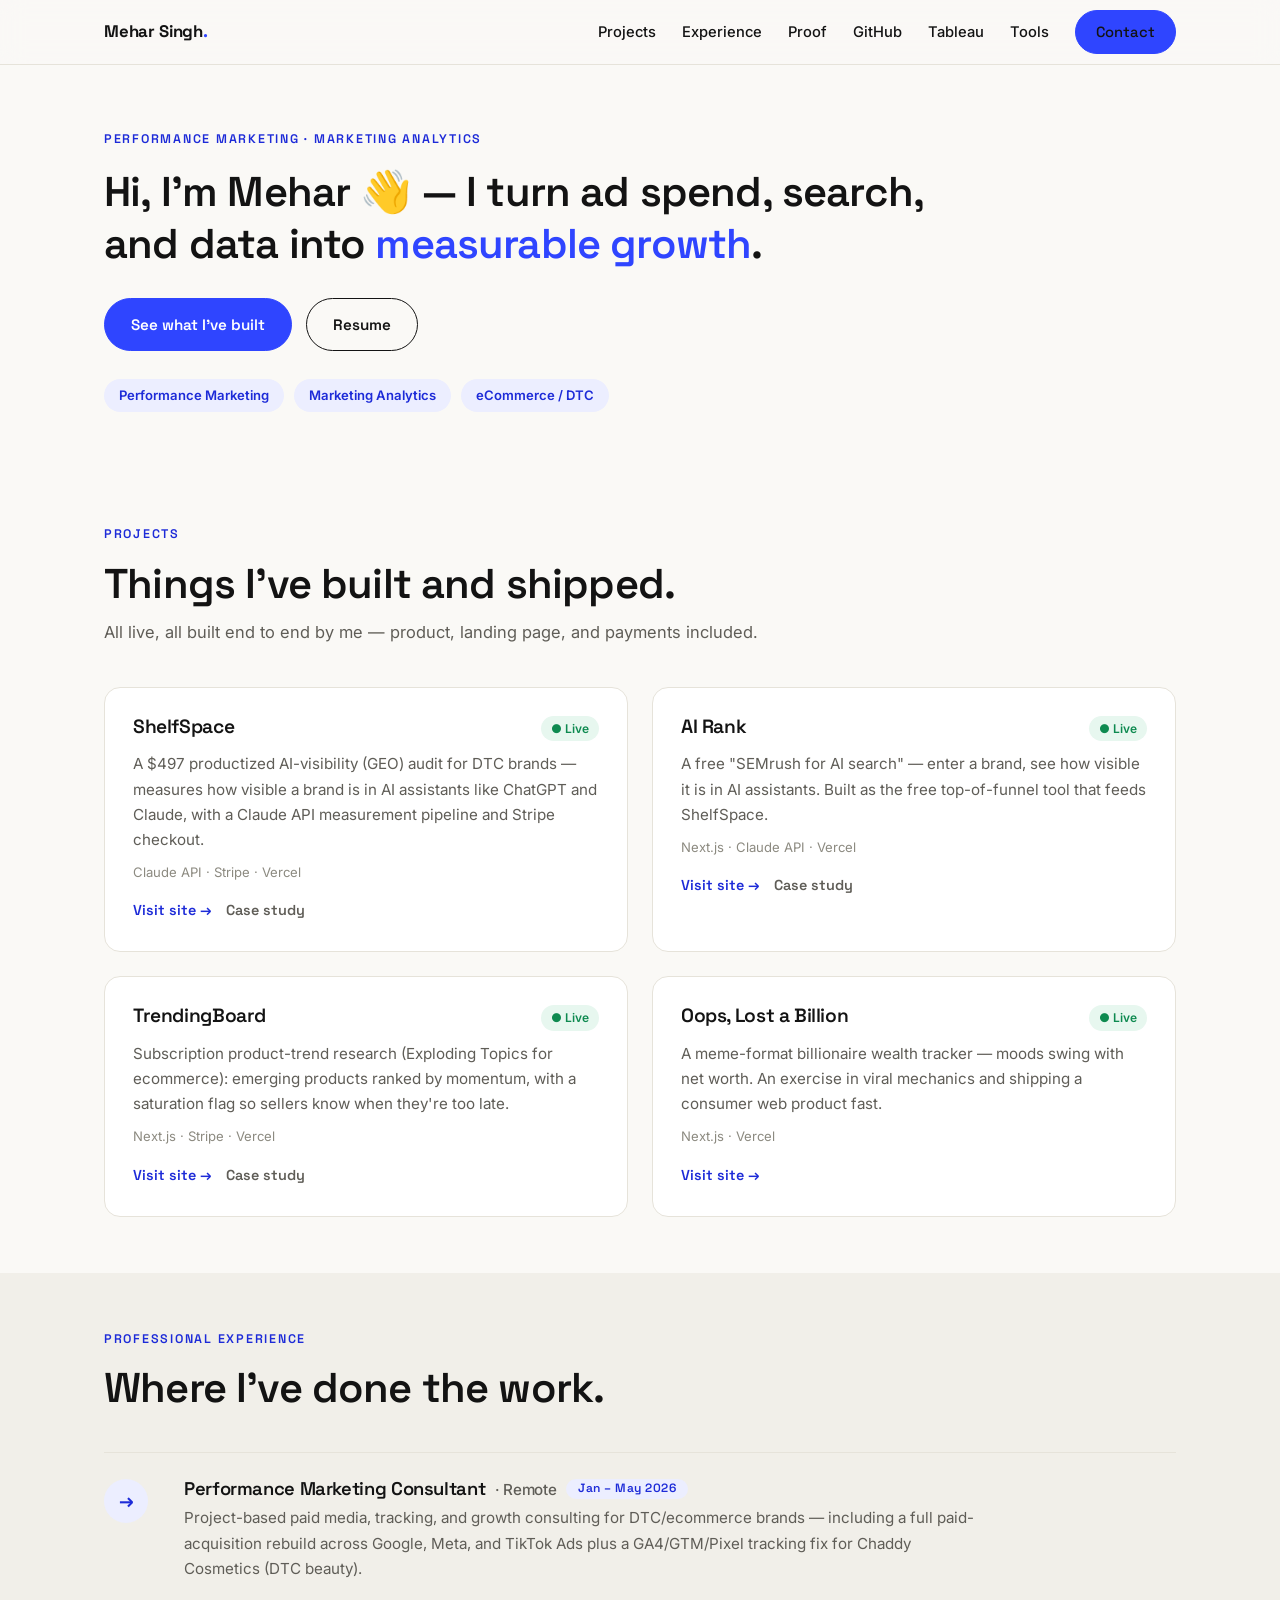
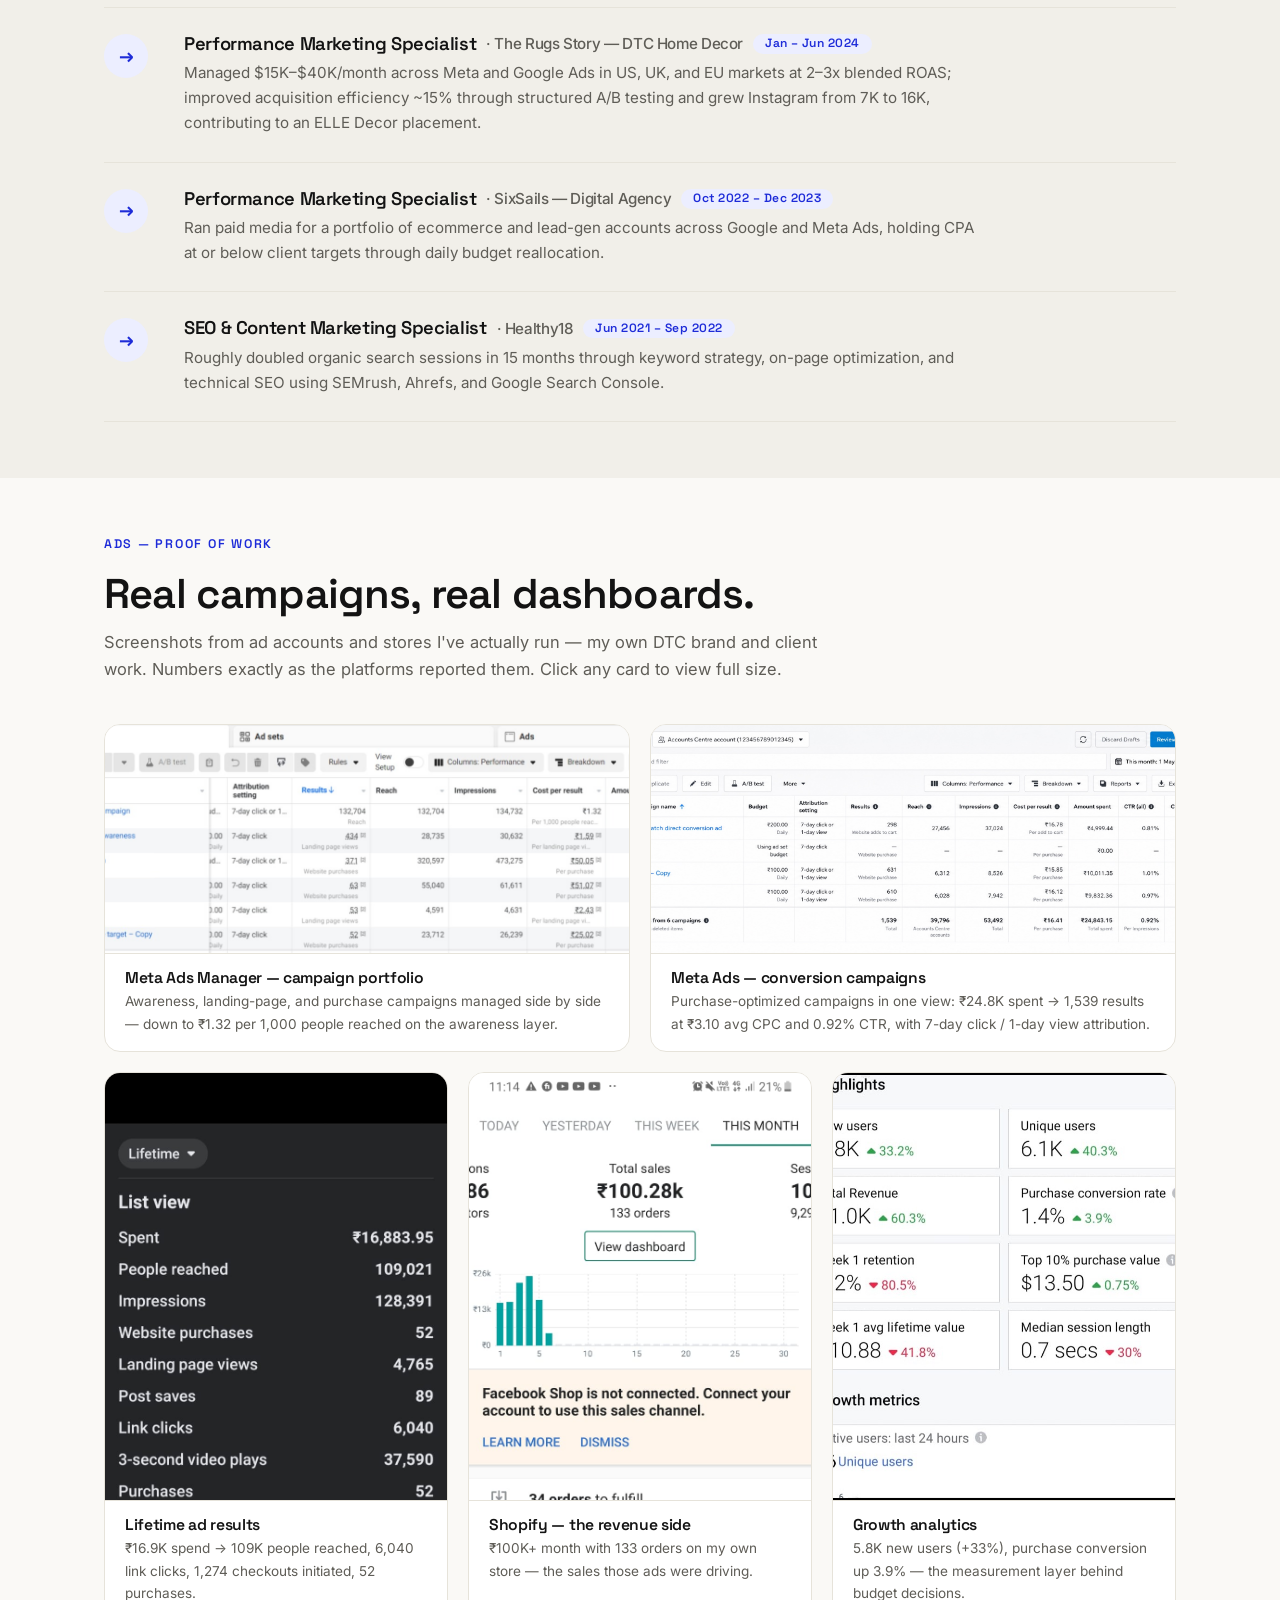
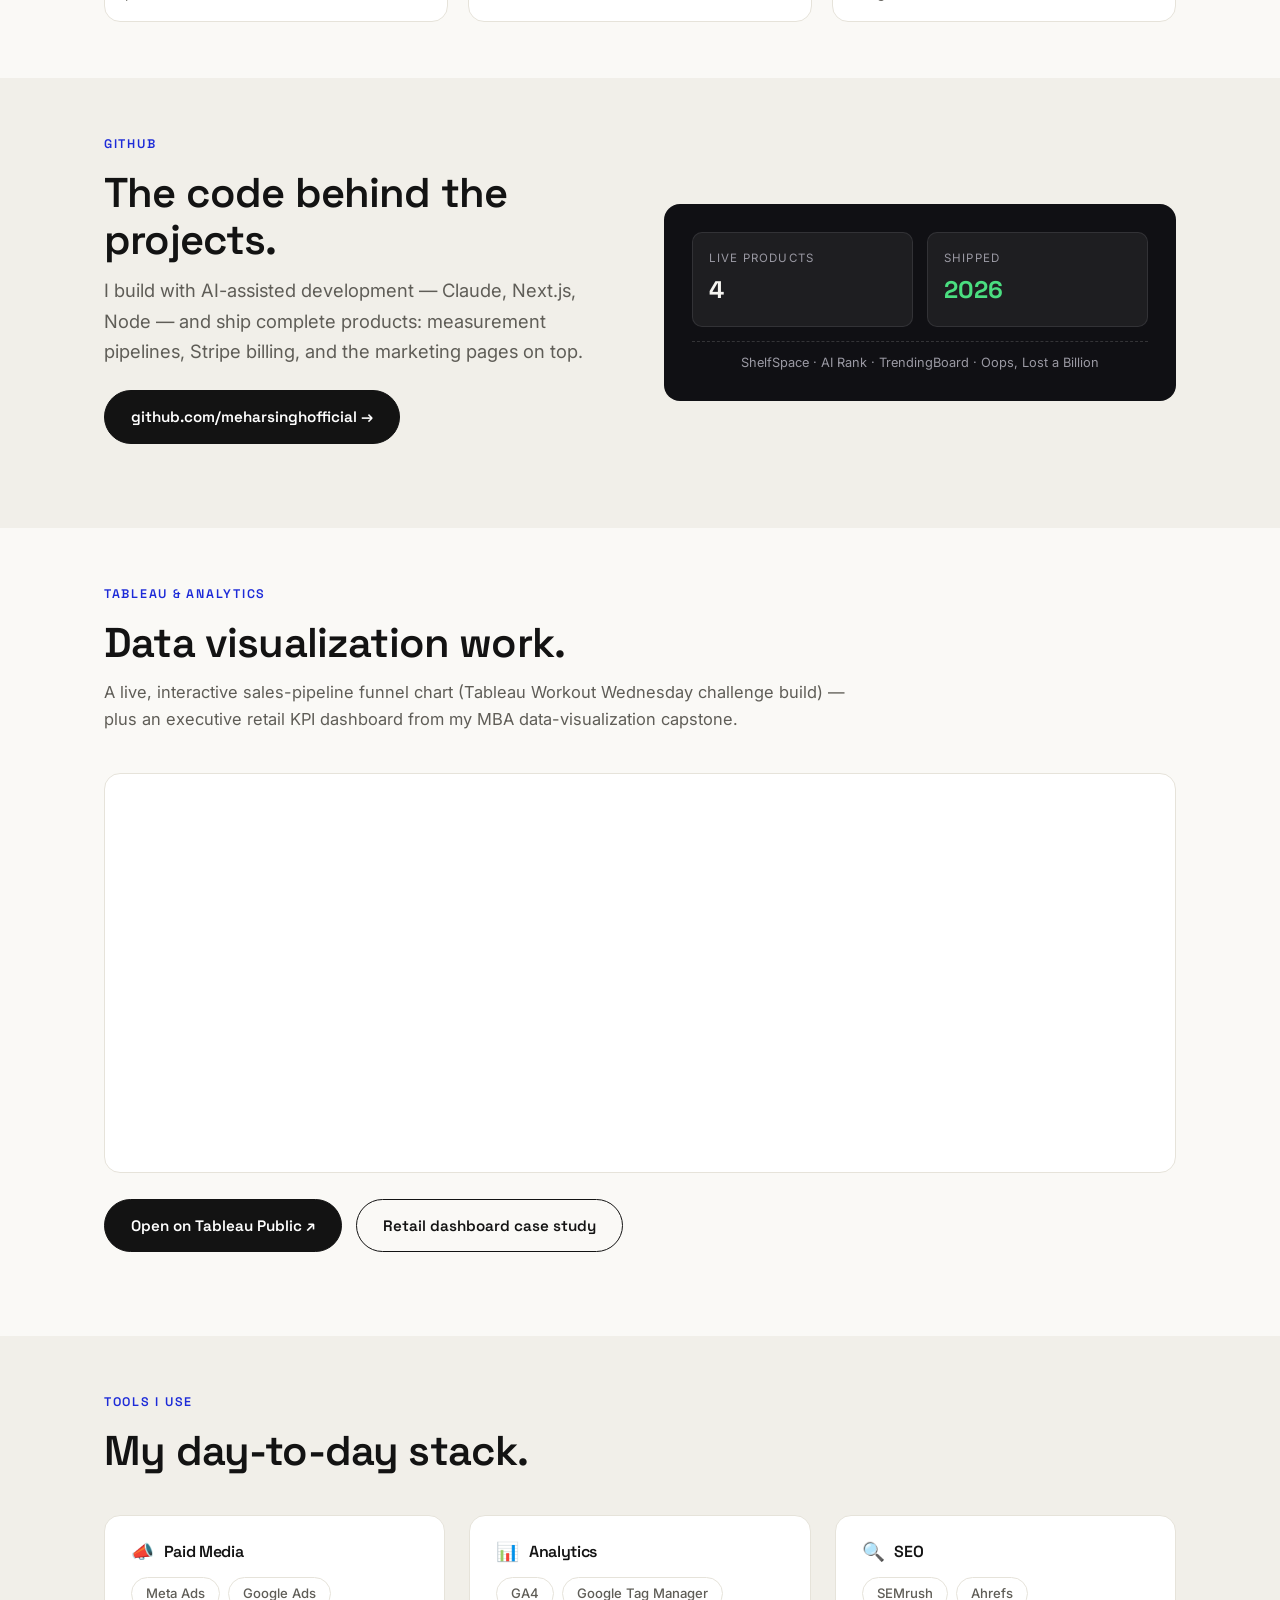
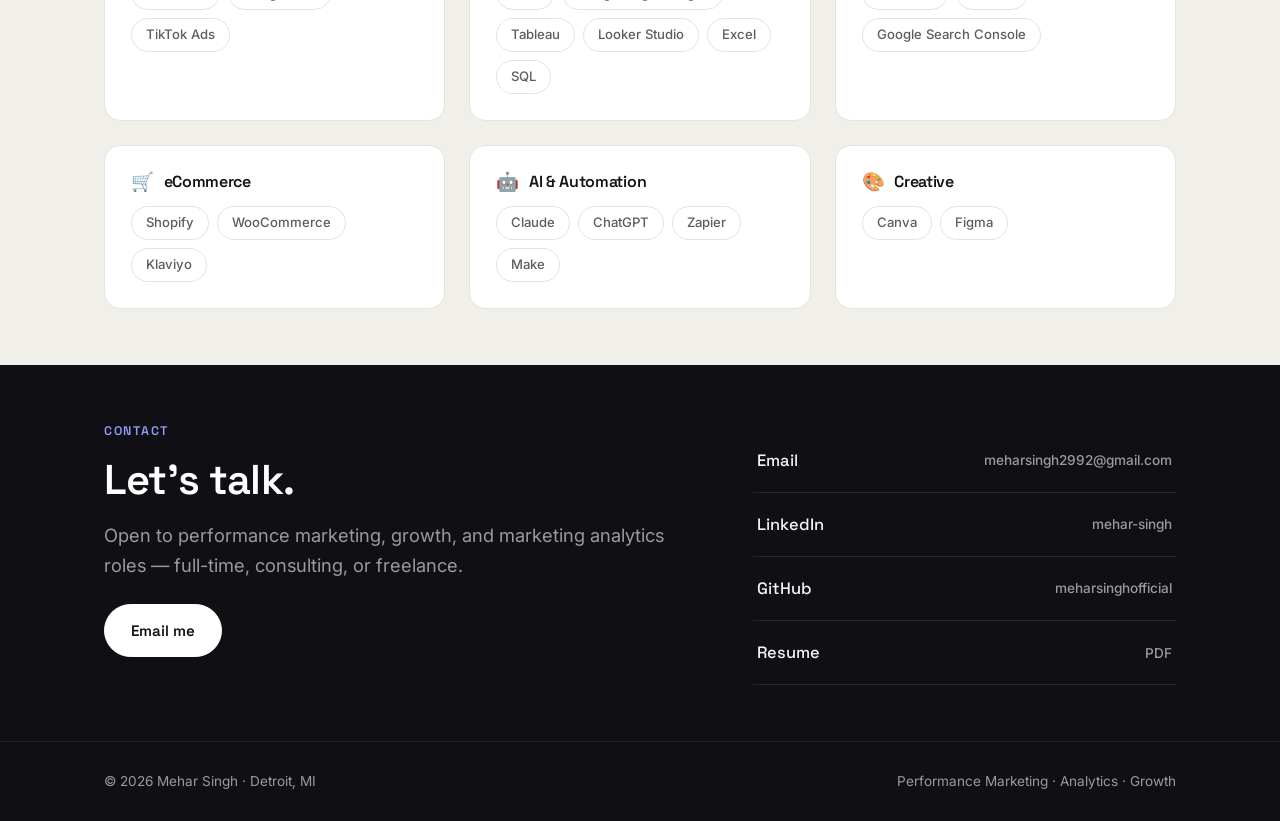
<file: index.html>
<!doctype html>
<html lang="en">
<head>
  <meta charset="utf-8" />
  <meta name="viewport" content="width=device-width, initial-scale=1" />
  <title>Mehar Singh — Performance Marketing & Analytics</title>
  <meta name="description" content="Performance marketer with an MBA in Business Data Analytics. I build and ship marketing-tech products — ShelfSpace, AI Rank, TrendingBoard — and work across paid media, SEO, and analytics." />
  <meta name="author" content="Mehar Singh" />
  <meta name="robots" content="index, follow" />
  <meta property="og:title" content="Mehar Singh — Performance Marketing & Analytics" />
  <meta property="og:description" content="I turn ad spend, search, and data into measurable growth — and I ship the products to prove it." />
  <meta property="og:image" content="https://meharsingh.com/mehar.jpg" />
  <meta property="og:url" content="https://meharsingh.com" />
  <link rel="preconnect" href="https://fonts.googleapis.com" />
  <link rel="preconnect" href="https://fonts.gstatic.com" crossorigin />
  <link href="https://fonts.googleapis.com/css2?family=Inter:wght@400;500;600&family=Space+Grotesk:wght@500;600;700&display=swap" rel="stylesheet" />
  <link rel="stylesheet" href="styles.css" />
</head>
<body>

  <!-- ============ NAV ============ -->
  <nav class="nav">
    <div class="wrap nav-inner">
      <a class="nav-logo" href="#top">Mehar Singh<span>.</span></a>
      <button class="nav-toggle" aria-label="Menu" onclick="document.querySelector('.nav-links').classList.toggle('open')">
        <span></span><span></span><span></span>
      </button>
      <ul class="nav-links">
        <li><a href="#projects">Projects</a></li>
        <li><a href="#experience">Experience</a></li>
        <li><a href="#proof">Proof</a></li>
        <li><a href="#github">GitHub</a></li>
        <li><a href="#tableau">Tableau</a></li>
        <li><a href="#tools">Tools</a></li>
        <li><a class="btn primary" style="padding:9px 20px;" href="#contact">Contact</a></li>
      </ul>
    </div>
  </nav>

  <!-- ============ HERO ============ -->
  <header class="hero" id="top" style="padding: 64px 0 56px;">
    <div class="wrap">
      <span class="eyebrow">Performance Marketing · Marketing Analytics</span>
      <h1 style="font-size: clamp(1.8rem, 4vw, 2.6rem); line-height: 1.25; max-width: 20em;">
        Hi, I'm Mehar 👋 — I turn ad spend, search, and data into <em>measurable growth</em>.
      </h1>
      <div class="hero-ctas" style="margin-top: 1.75rem;">
        <a class="btn primary" href="#projects">See what I've built</a>
        <a class="btn ghost" href="Mehar_Singh_Resume.pdf" target="_blank">Resume</a>
      </div>
      <div class="hero-roles">
        <span class="chip accent">Performance Marketing</span>
        <span class="chip accent">Marketing Analytics</span>
        <span class="chip accent">eCommerce / DTC</span>
      </div>
    </div>
  </header>

  <!-- ============ PROJECTS ============ -->
  <section id="projects" class="tight">
    <div class="wrap">
      <div class="section-head">
        <span class="eyebrow">Projects</span>
        <h2>Things I've built and shipped.</h2>
        <p>All live, all built end to end by me — product, landing page, and payments included.</p>
      </div>
      <div class="sites-grid">

        <div class="site-card">
          <div class="top"><h3>ShelfSpace</h3><span class="live">● Live</span></div>
          <p>A $497 productized AI-visibility (GEO) audit for DTC brands — measures how visible a brand is in AI assistants like ChatGPT and Claude, with a Claude API measurement pipeline and Stripe checkout.</p>
          <span class="stack">Claude API · Stripe · Vercel</span>
          <div class="hero-ctas" style="margin: 6px 0 0;">
            <a class="visit" href="https://shelfspace-eta.vercel.app" target="_blank" rel="noopener">Visit site →</a>
            <a class="visit" style="color: var(--muted);" href="work/shelfspace.html">Case study</a>
          </div>
        </div>

        <div class="site-card">
          <div class="top"><h3>AI Rank</h3><span class="live">● Live</span></div>
          <p>A free "SEMrush for AI search" — enter a brand, see how visible it is in AI assistants. Built as the free top-of-funnel tool that feeds ShelfSpace.</p>
          <span class="stack">Next.js · Claude API · Vercel</span>
          <div class="hero-ctas" style="margin: 6px 0 0;">
            <a class="visit" href="https://ai-rank-azure.vercel.app" target="_blank" rel="noopener">Visit site →</a>
            <a class="visit" style="color: var(--muted);" href="work/ai-rank.html">Case study</a>
          </div>
        </div>

        <div class="site-card">
          <div class="top"><h3>TrendingBoard</h3><span class="live">● Live</span></div>
          <p>Subscription product-trend research (Exploding Topics for ecommerce): emerging products ranked by momentum, with a saturation flag so sellers know when they're too late.</p>
          <span class="stack">Next.js · Stripe · Vercel</span>
          <div class="hero-ctas" style="margin: 6px 0 0;">
            <a class="visit" href="https://trendingboard.vercel.app" target="_blank" rel="noopener">Visit site →</a>
            <a class="visit" style="color: var(--muted);" href="work/trendingboard.html">Case study</a>
          </div>
        </div>

        <div class="site-card">
          <div class="top"><h3>Oops, Lost a Billion</h3><span class="live">● Live</span></div>
          <p>A meme-format billionaire wealth tracker — moods swing with net worth. An exercise in viral mechanics and shipping a consumer web product fast.</p>
          <span class="stack">Next.js · Vercel</span>
          <div class="hero-ctas" style="margin: 6px 0 0;">
            <a class="visit" href="https://billionaire-mood-tracker.vercel.app" target="_blank" rel="noopener">Visit site →</a>
          </div>
        </div>

      </div>
    </div>
  </section>

  <!-- ============ EXPERIENCE ============ -->
  <section id="experience" class="alt tight">
    <div class="wrap">
      <div class="section-head">
        <span class="eyebrow">Professional Experience</span>
        <h2>Where I've done the work.</h2>
      </div>
      <div class="exp-list">

        <div class="exp-item">
          <div class="exp-mark">→</div>
          <div>
            <h3>Performance Marketing Consultant <span class="co">· Remote</span> <span class="when">Jan – May 2026</span></h3>
            <p>Project-based paid media, tracking, and growth consulting for DTC/ecommerce brands — including a full paid-acquisition rebuild across Google, Meta, and TikTok Ads plus a GA4/GTM/Pixel tracking fix for Chaddy Cosmetics (DTC beauty).</p>
          </div>
        </div>

        <div class="exp-item">
          <div class="exp-mark">→</div>
          <div>
            <h3>Performance Marketing Specialist <span class="co">· The Rugs Story — DTC Home Decor</span> <span class="when">Jan – Jun 2024</span></h3>
            <p>Managed $15K–$40K/month across Meta and Google Ads in US, UK, and EU markets at 2–3x blended ROAS; improved acquisition efficiency ~15% through structured A/B testing and grew Instagram from 7K to 16K, contributing to an ELLE Decor placement.</p>
          </div>
        </div>

        <div class="exp-item">
          <div class="exp-mark">→</div>
          <div>
            <h3>Performance Marketing Specialist <span class="co">· SixSails — Digital Agency</span> <span class="when">Oct 2022 – Dec 2023</span></h3>
            <p>Ran paid media for a portfolio of ecommerce and lead-gen accounts across Google and Meta Ads, holding CPA at or below client targets through daily budget reallocation.</p>
          </div>
        </div>

        <div class="exp-item">
          <div class="exp-mark">→</div>
          <div>
            <h3>SEO &amp; Content Marketing Specialist <span class="co">· Healthy18</span> <span class="when">Jun 2021 – Sep 2022</span></h3>
            <p>Roughly doubled organic search sessions in 15 months through keyword strategy, on-page optimization, and technical SEO using SEMrush, Ahrefs, and Google Search Console.</p>
          </div>
        </div>

      </div>
    </div>
  </section>

  <!-- ============ PROOF OF WORK ============ -->
  <section id="proof" class="tight">
    <div class="wrap">
      <div class="section-head">
        <span class="eyebrow">Ads — Proof of Work</span>
        <h2>Real campaigns, real dashboards.</h2>
        <p>Screenshots from ad accounts and stores I've actually run — my own DTC brand and client work. Numbers exactly as the platforms reported them. Click any card to view full size.</p>
      </div>
      <div class="proof-gallery">

        <a class="proof-card wide" href="proof/meta-ads-campaigns.jpeg" target="_blank" rel="noopener">
          <div class="shot"><img src="proof/meta-ads-campaigns.jpeg" alt="Meta Ads Manager campaigns table showing awareness and conversion campaigns" loading="lazy" /></div>
          <div class="cap">
            <h3>Meta Ads Manager — campaign portfolio</h3>
            <p>Awareness, landing-page, and purchase campaigns managed side by side — down to ₹1.32 per 1,000 people reached on the awareness layer.</p>
          </div>
        </a>

        <a class="proof-card wide" href="proof/meta-ads-conversions.jpeg" target="_blank" rel="noopener">
          <div class="shot"><img src="proof/meta-ads-conversions.jpeg" alt="Meta Ads Manager campaigns table: ₹24,843 spent, 1,539 results, 0.92% CTR, ₹3.10 CPC" loading="lazy" /></div>
          <div class="cap">
            <h3>Meta Ads — conversion campaigns</h3>
            <p>Purchase-optimized campaigns in one view: ₹24.8K spent → 1,539 results at ₹3.10 avg CPC and 0.92% CTR, with 7-day click / 1-day view attribution.</p>
          </div>
        </a>

        <a class="proof-card tall" href="proof/meta-lifetime-results.jpeg" target="_blank" rel="noopener">
          <div class="shot"><img src="proof/meta-lifetime-results.jpeg" alt="Meta Ads lifetime results: ₹16,883 spent, 109,021 people reached, 52 purchases" loading="lazy" /></div>
          <div class="cap">
            <h3>Lifetime ad results</h3>
            <p>₹16.9K spend → 109K people reached, 6,040 link clicks, 1,274 checkouts initiated, 52 purchases.</p>
          </div>
        </a>

        <a class="proof-card tall" href="proof/shopify-sales.jpeg" target="_blank" rel="noopener">
          <div class="shot"><img src="proof/shopify-sales.jpeg" alt="Shopify dashboard: ₹100.28k total sales, 133 orders this month" loading="lazy" /></div>
          <div class="cap">
            <h3>Shopify — the revenue side</h3>
            <p>₹100K+ month with 133 orders on my own store — the sales those ads were driving.</p>
          </div>
        </a>

        <a class="proof-card tall" href="proof/analytics-highlights.jpeg" target="_blank" rel="noopener">
          <div class="shot"><img src="proof/analytics-highlights.jpeg" alt="Analytics highlights: 5.8K new users, $1.0K revenue, 1.4% purchase conversion rate" loading="lazy" /></div>
          <div class="cap">
            <h3>Growth analytics</h3>
            <p>5.8K new users (+33%), purchase conversion up 3.9% — the measurement layer behind budget decisions.</p>
          </div>
        </a>

      </div>
    </div>
  </section>

  <!-- ============ GITHUB ============ -->
  <section id="github" class="alt tight">
    <div class="wrap feature-split">
      <div>
        <span class="eyebrow">GitHub</span>
        <h2>The code behind the projects.</h2>
        <p class="lead" style="margin-top: 0.75rem;">
          I build with AI-assisted development — Claude, Next.js, Node — and ship complete
          products: measurement pipelines, Stripe billing, and the marketing pages on top.
        </p>
        <div class="hero-ctas" style="margin-top: 1.5rem;">
          <a class="btn" href="https://github.com/meharsinghofficial" target="_blank" rel="noopener">github.com/meharsinghofficial →</a>
        </div>
      </div>
      <div class="feature-visual">
        <div class="kpi-row">
          <div class="kpi"><div class="k-label">Live products</div><div class="k-val">4</div></div>
          <div class="kpi"><div class="k-label">Shipped</div><div class="k-val pos">2026</div></div>
        </div>
        <div class="viz-note">ShelfSpace · AI Rank · TrendingBoard · Oops, Lost a Billion</div>
      </div>
    </div>
  </section>

  <!-- ============ TABLEAU ============ -->
  <section id="tableau" class="tight">
    <div class="wrap">
      <div class="section-head">
        <span class="eyebrow">Tableau &amp; Analytics</span>
        <h2>Data visualization work.</h2>
        <p>A live, interactive sales-pipeline funnel chart (Tableau Workout Wednesday challenge build) — plus an executive retail KPI dashboard from my MBA data-visualization capstone.</p>
      </div>
      <div class="tableau-wrap">
        <tableau-viz src="https://public.tableau.com/views/WOW2023Week5FunnelChart-1/SalesPipeline" toolbar="bottom" hide-tabs></tableau-viz>
      </div>
      <div class="hero-ctas">
        <a class="btn" href="https://public.tableau.com/views/WOW2023Week5FunnelChart-1/SalesPipeline?:language=en-US&amp;:display_count=n&amp;:origin=viz_share_link" target="_blank" rel="noopener">Open on Tableau Public ↗</a>
        <a class="btn ghost" href="work/retail-analytics-dashboard.html">Retail dashboard case study</a>
      </div>
    </div>
  </section>

  <!-- ============ TOOLS ============ -->
  <section id="tools" class="alt tight">
    <div class="wrap">
      <div class="section-head">
        <span class="eyebrow">Tools I Use</span>
        <h2>My day-to-day stack.</h2>
      </div>
      <div class="skills-grid">
        <div class="skill-group">
          <h3><span class="ico">📣</span>Paid Media</h3>
          <div class="chips">
            <span class="chip">Meta Ads</span><span class="chip">Google Ads</span><span class="chip">TikTok Ads</span>
          </div>
        </div>
        <div class="skill-group">
          <h3><span class="ico">📊</span>Analytics</h3>
          <div class="chips">
            <span class="chip">GA4</span><span class="chip">Google Tag Manager</span><span class="chip">Tableau</span><span class="chip">Looker Studio</span><span class="chip">Excel</span><span class="chip">SQL</span>
          </div>
        </div>
        <div class="skill-group">
          <h3><span class="ico">🔍</span>SEO</h3>
          <div class="chips">
            <span class="chip">SEMrush</span><span class="chip">Ahrefs</span><span class="chip">Google Search Console</span>
          </div>
        </div>
        <div class="skill-group">
          <h3><span class="ico">🛒</span>eCommerce</h3>
          <div class="chips">
            <span class="chip">Shopify</span><span class="chip">WooCommerce</span><span class="chip">Klaviyo</span>
          </div>
        </div>
        <div class="skill-group">
          <h3><span class="ico">🤖</span>AI &amp; Automation</h3>
          <div class="chips">
            <span class="chip">Claude</span><span class="chip">ChatGPT</span><span class="chip">Zapier</span><span class="chip">Make</span>
          </div>
        </div>
        <div class="skill-group">
          <h3><span class="ico">🎨</span>Creative</h3>
          <div class="chips">
            <span class="chip">Canva</span><span class="chip">Figma</span>
          </div>
        </div>
      </div>
    </div>
  </section>

  <!-- ============ CONTACT ============ -->
  <section id="contact" class="contact tight">
    <div class="wrap contact-grid">
      <div>
        <span class="eyebrow">Contact</span>
        <h2>Let's talk.</h2>
        <p class="lead" style="margin: 1rem 0 1.5rem;">
          Open to performance marketing, growth, and marketing analytics roles — full-time,
          consulting, or freelance.
        </p>
        <a class="btn light" href="mailto:meharsingh2992@gmail.com">Email me</a>
      </div>
      <div>
        <ul class="contact-links">
          <li><a href="mailto:meharsingh2992@gmail.com"><span>Email</span><span class="sub">meharsingh2992@gmail.com</span></a></li>
          <li><a href="https://linkedin.com/in/mehar-singh-a929a2192" target="_blank" rel="noopener"><span>LinkedIn</span><span class="sub">mehar-singh</span></a></li>
          <li><a href="https://github.com/meharsinghofficial" target="_blank" rel="noopener"><span>GitHub</span><span class="sub">meharsinghofficial</span></a></li>
          <li><a href="Mehar_Singh_Resume.pdf" target="_blank"><span>Resume</span><span class="sub">PDF</span></a></li>
        </ul>
      </div>
    </div>
  </section>

  <footer>
    <div class="wrap">
      <span>© 2026 Mehar Singh · Detroit, MI</span>
      <span>Performance Marketing · Analytics · Growth</span>
    </div>
  </footer>

  <script>
    document.querySelectorAll('.nav-links a').forEach(a =>
      a.addEventListener('click', () => document.querySelector('.nav-links').classList.remove('open')));
  </script>
  <script type="module" src="https://public.tableau.com/javascripts/api/tableau.embedding.3.latest.min.js"></script>
</body>
</html>
</file>
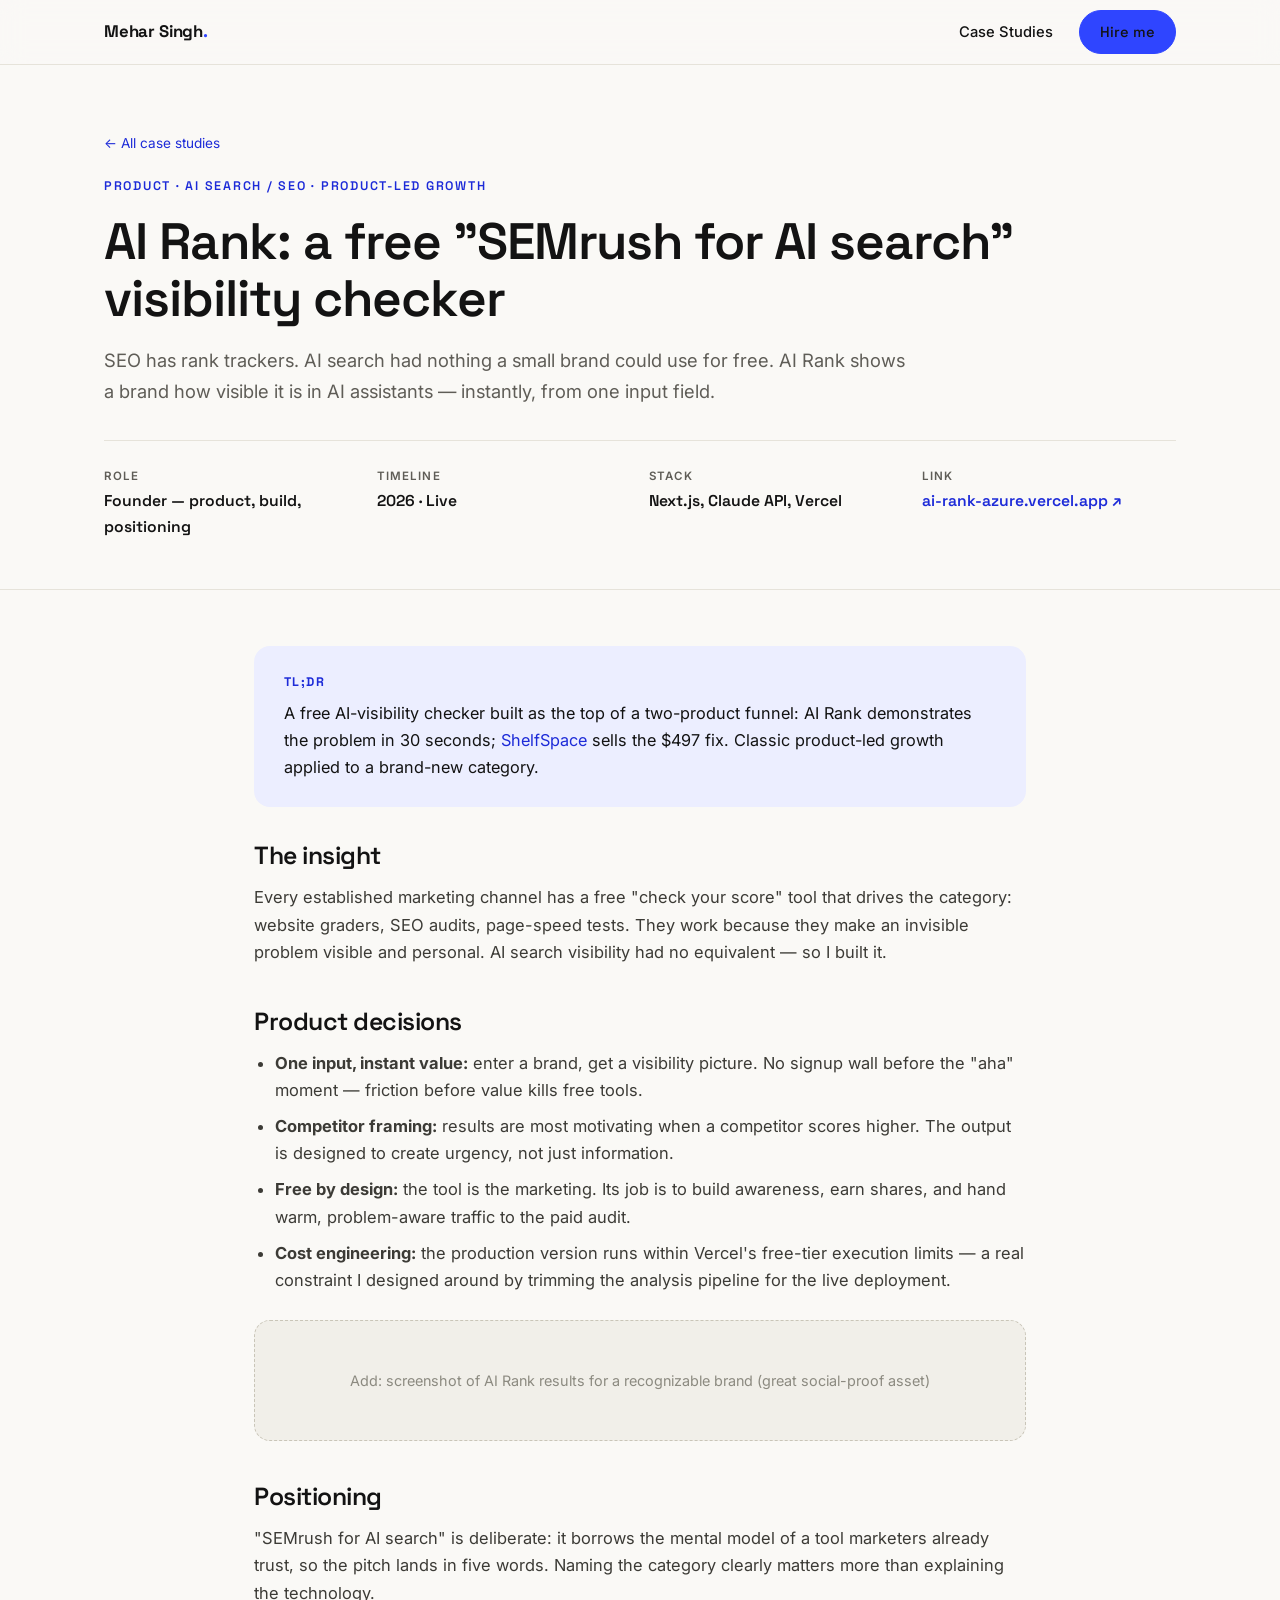
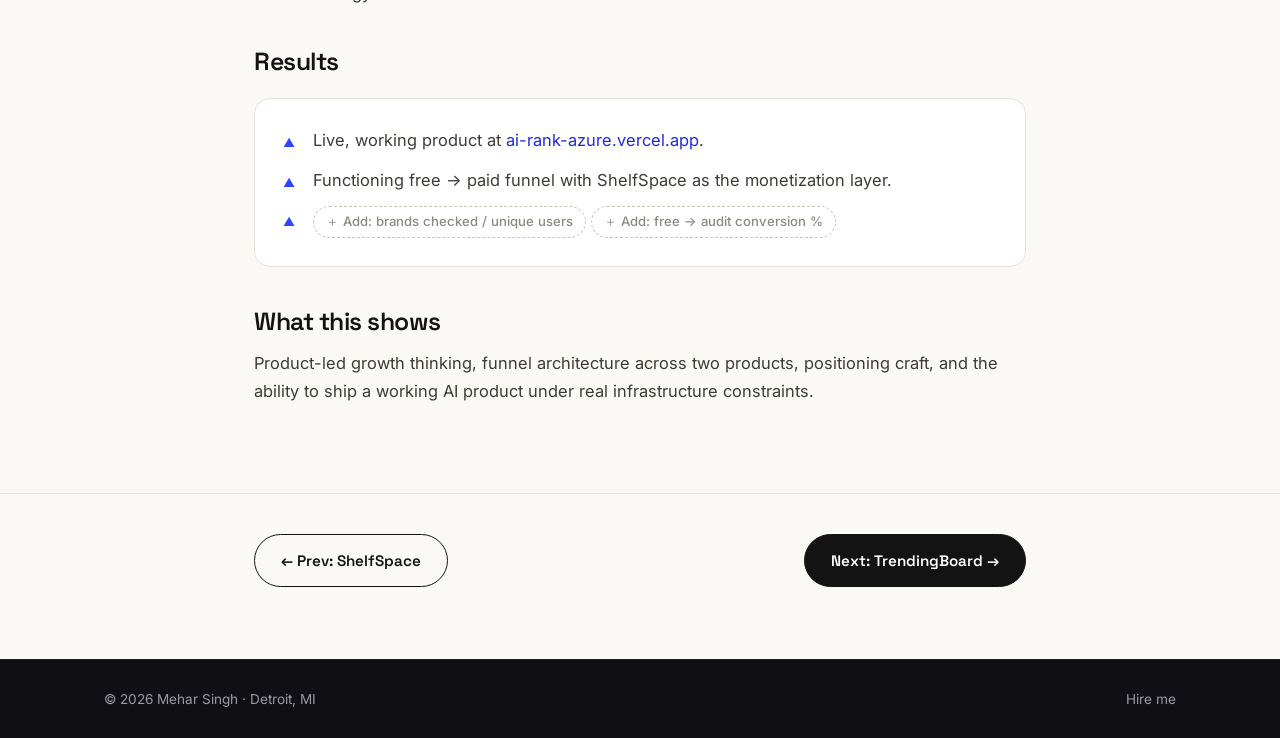
<file: work/ai-rank.html>
<!doctype html>
<html lang="en">
<head>
  <meta charset="utf-8" />
  <meta name="viewport" content="width=device-width, initial-scale=1" />
  <title>AI Rank — A Free "SEMrush for AI Search" | Mehar Singh</title>
  <meta name="description" content="Case study: AI Rank, a free tool that shows brands how visible they are in AI assistants — built as a product-led growth engine." />
  <link rel="preconnect" href="https://fonts.googleapis.com" />
  <link rel="preconnect" href="https://fonts.gstatic.com" crossorigin />
  <link href="https://fonts.googleapis.com/css2?family=Inter:wght@400;500;600&family=Space+Grotesk:wght@500;600;700&display=swap" rel="stylesheet" />
  <link rel="stylesheet" href="../styles.css" />
</head>
<body>
  <nav class="nav">
    <div class="wrap nav-inner">
      <a class="nav-logo" href="../index.html">Mehar Singh<span>.</span></a>
      <button class="nav-toggle" aria-label="Menu" onclick="document.querySelector('.nav-links').classList.toggle('open')">
        <span></span><span></span><span></span>
      </button>
      <ul class="nav-links">
        <li><a href="../index.html#work">Case Studies</a></li>
        <li><a class="btn primary" style="padding:9px 20px;" href="../index.html#contact">Hire me</a></li>
      </ul>
    </div>
  </nav>

  <header class="case-hero">
    <div class="wrap">
      <a class="crumb" href="../index.html#work">← All case studies</a>
      <span class="eyebrow">Product · AI Search / SEO · Product-Led Growth</span>
      <h1>AI Rank: a free "SEMrush for AI search" visibility checker</h1>
      <p class="lead">SEO has rank trackers. AI search had nothing a small brand could use for free. AI Rank shows a brand how visible it is in AI assistants — instantly, from one input field.</p>
      <div class="case-meta">
        <div><div class="m-label">Role</div><div class="m-val">Founder — product, build, positioning</div></div>
        <div><div class="m-label">Timeline</div><div class="m-val">2026 · Live</div></div>
        <div><div class="m-label">Stack</div><div class="m-val">Next.js, Claude API, Vercel</div></div>
        <div><div class="m-label">Link</div><div class="m-val"><a href="https://ai-rank-azure.vercel.app" target="_blank" rel="noopener">ai-rank-azure.vercel.app ↗</a></div></div>
      </div>
    </div>
  </header>

  <article class="case-body">
    <div class="wrap">
      <div class="tldr">
        <div class="t-label">TL;DR</div>
        <p>A free AI-visibility checker built as the top of a two-product funnel: AI Rank demonstrates the problem in 30 seconds; <a href="shelfspace.html">ShelfSpace</a> sells the $497 fix. Classic product-led growth applied to a brand-new category.</p>
      </div>

      <h2>The insight</h2>
      <p>Every established marketing channel has a free "check your score" tool that drives the category: website graders, SEO audits, page-speed tests. They work because they make an invisible problem visible and personal. AI search visibility had no equivalent — so I built it.</p>

      <h2>Product decisions</h2>
      <ul>
        <li><strong>One input, instant value:</strong> enter a brand, get a visibility picture. No signup wall before the "aha" moment — friction before value kills free tools.</li>
        <li><strong>Competitor framing:</strong> results are most motivating when a competitor scores higher. The output is designed to create urgency, not just information.</li>
        <li><strong>Free by design:</strong> the tool is the marketing. Its job is to build awareness, earn shares, and hand warm, problem-aware traffic to the paid audit.</li>
        <li><strong>Cost engineering:</strong> the production version runs within Vercel's free-tier execution limits — a real constraint I designed around by trimming the analysis pipeline for the live deployment.</li>
      </ul>

      <div class="img-slot">Add: screenshot of AI Rank results for a recognizable brand (great social-proof asset)</div>

      <h2>Positioning</h2>
      <p>"SEMrush for AI search" is deliberate: it borrows the mental model of a tool marketers already trust, so the pitch lands in five words. Naming the category clearly matters more than explaining the technology.</p>

      <h2>Results</h2>
      <div class="results-box">
        <ul>
          <li>Live, working product at <a href="https://ai-rank-azure.vercel.app" target="_blank" rel="noopener">ai-rank-azure.vercel.app</a>.</li>
          <li>Functioning free → paid funnel with ShelfSpace as the monetization layer.</li>
          <li><span class="metric-todo">＋ Add: brands checked / unique users</span> <span class="metric-todo">＋ Add: free → audit conversion %</span></li>
        </ul>
      </div>

      <h2>What this shows</h2>
      <p>Product-led growth thinking, funnel architecture across two products, positioning craft, and the ability to ship a working AI product under real infrastructure constraints.</p>
    </div>
  </article>

  <nav class="case-nav">
    <div class="wrap">
      <a class="btn ghost" href="shelfspace.html">← Prev: ShelfSpace</a>
      <a class="btn" href="trendingboard.html">Next: TrendingBoard →</a>
    </div>
  </nav>

  <footer>
    <div class="wrap">
      <span>© 2026 Mehar Singh · Detroit, MI</span>
      <a href="../index.html#contact">Hire me</a>
    </div>
  </footer>
</body>
</html>
</file>
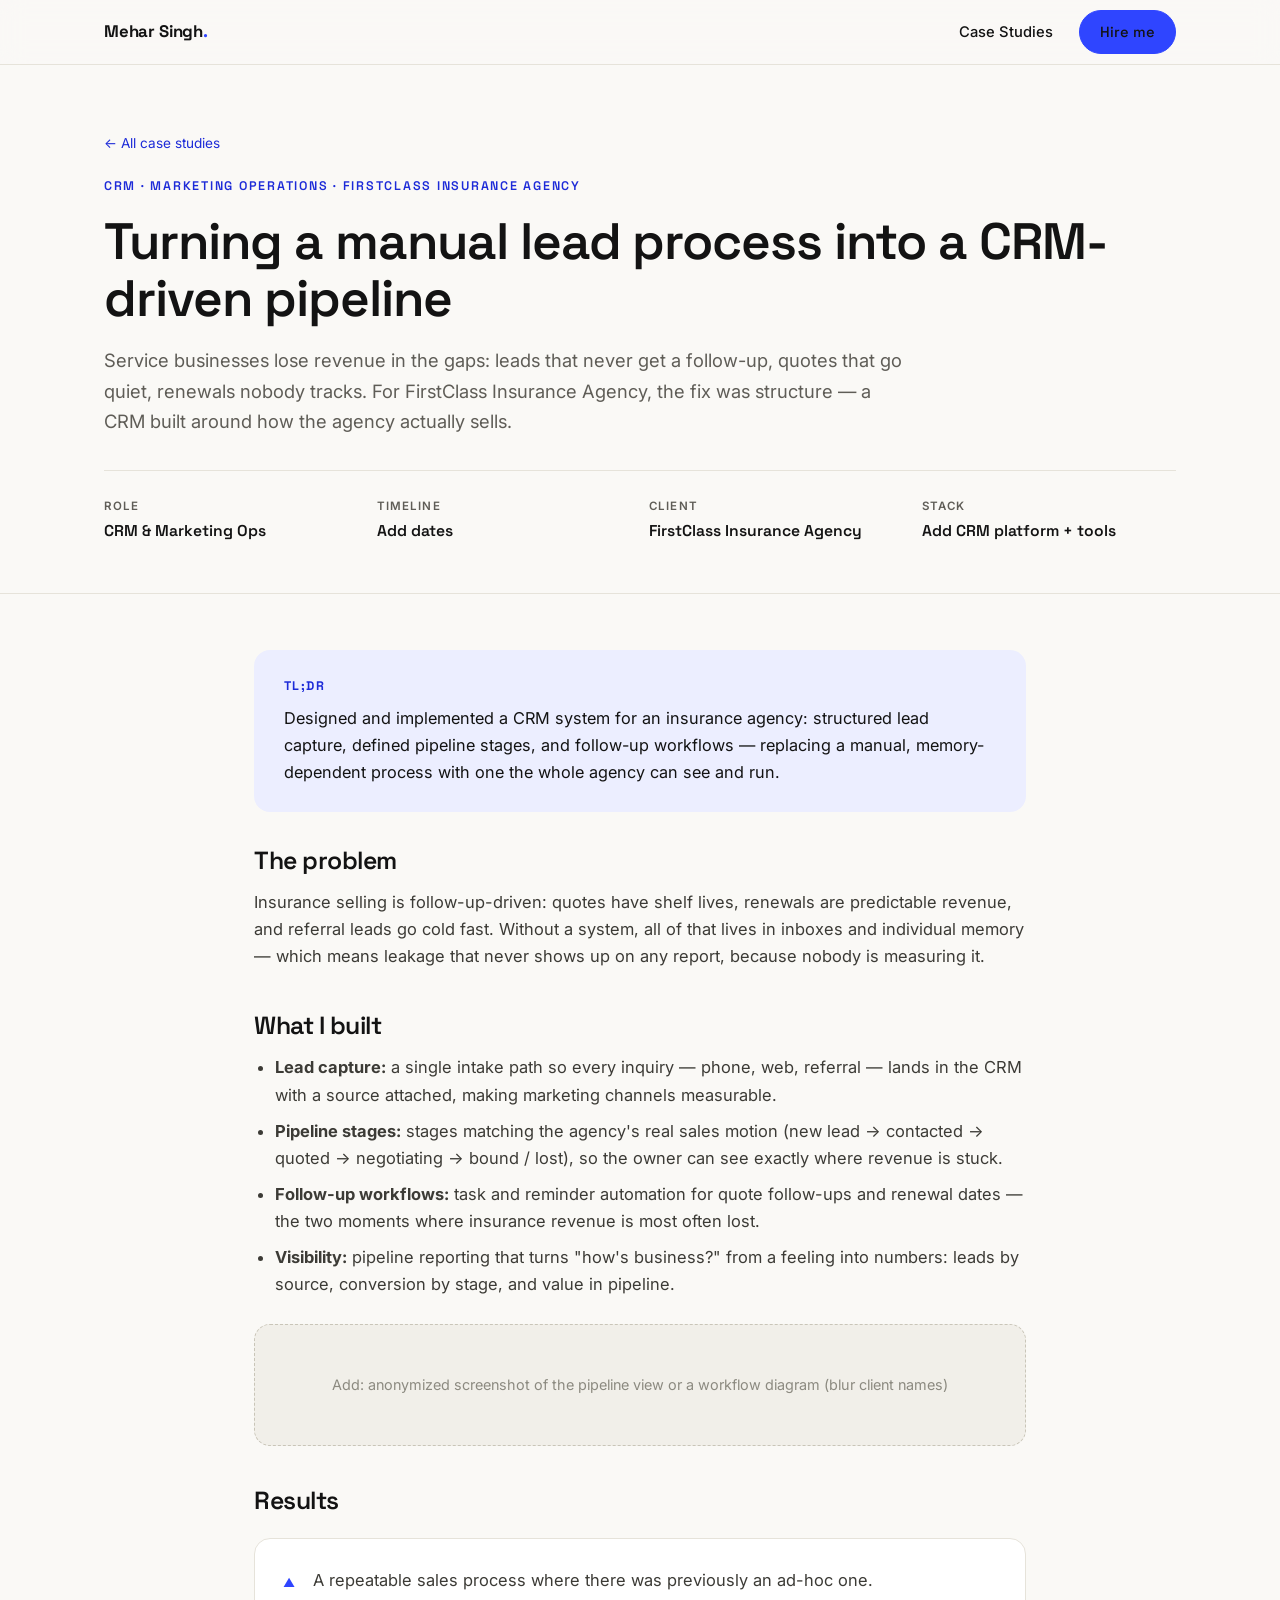
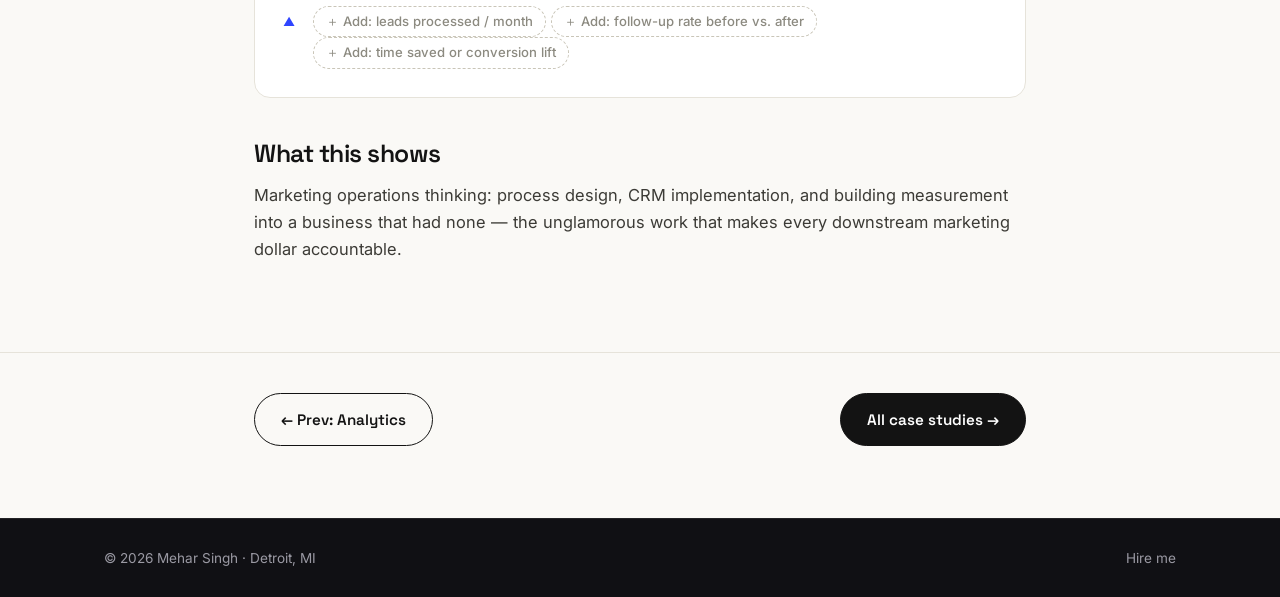
<file: work/firstclass-crm.html>
<!doctype html>
<html lang="en">
<head>
  <meta charset="utf-8" />
  <meta name="viewport" content="width=device-width, initial-scale=1" />
  <title>CRM Build-Out for FirstClass Insurance Agency | Mehar Singh</title>
  <meta name="description" content="Case study: structuring lead capture, follow-up, and pipeline visibility for FirstClass Insurance Agency." />
  <link rel="preconnect" href="https://fonts.googleapis.com" />
  <link rel="preconnect" href="https://fonts.gstatic.com" crossorigin />
  <link href="https://fonts.googleapis.com/css2?family=Inter:wght@400;500;600&family=Space+Grotesk:wght@500;600;700&display=swap" rel="stylesheet" />
  <link rel="stylesheet" href="../styles.css" />
</head>
<body>
  <nav class="nav">
    <div class="wrap nav-inner">
      <a class="nav-logo" href="../index.html">Mehar Singh<span>.</span></a>
      <button class="nav-toggle" aria-label="Menu" onclick="document.querySelector('.nav-links').classList.toggle('open')">
        <span></span><span></span><span></span>
      </button>
      <ul class="nav-links">
        <li><a href="../index.html#work">Case Studies</a></li>
        <li><a class="btn primary" style="padding:9px 20px;" href="../index.html#contact">Hire me</a></li>
      </ul>
    </div>
  </nav>

  <header class="case-hero">
    <div class="wrap">
      <a class="crumb" href="../index.html#work">← All case studies</a>
      <span class="eyebrow">CRM · Marketing Operations · FirstClass Insurance Agency</span>
      <h1>Turning a manual lead process into a CRM-driven pipeline</h1>
      <p class="lead">Service businesses lose revenue in the gaps: leads that never get a follow-up, quotes that go quiet, renewals nobody tracks. For FirstClass Insurance Agency, the fix was structure — a CRM built around how the agency actually sells.</p>
      <!-- TODO(Mehar): Verify/complete the meta row below — CRM platform used, exact timeline, and your role label -->
      <div class="case-meta">
        <div><div class="m-label">Role</div><div class="m-val">CRM &amp; Marketing Ops</div></div>
        <div><div class="m-label">Timeline</div><div class="m-val">Add dates</div></div>
        <div><div class="m-label">Client</div><div class="m-val">FirstClass Insurance Agency</div></div>
        <div><div class="m-label">Stack</div><div class="m-val">Add CRM platform + tools</div></div>
      </div>
    </div>
  </header>

  <article class="case-body">
    <div class="wrap">
      <div class="tldr">
        <div class="t-label">TL;DR</div>
        <p>Designed and implemented a CRM system for an insurance agency: structured lead capture, defined pipeline stages, and follow-up workflows — replacing a manual, memory-dependent process with one the whole agency can see and run.</p>
      </div>

      <h2>The problem</h2>
      <p>Insurance selling is follow-up-driven: quotes have shelf lives, renewals are predictable revenue, and referral leads go cold fast. Without a system, all of that lives in inboxes and individual memory — which means leakage that never shows up on any report, because nobody is measuring it.</p>

      <!-- TODO(Mehar): The section below is a sound structure but generic — replace bullets with the specifics of what you actually implemented -->
      <h2>What I built</h2>
      <ul>
        <li><strong>Lead capture:</strong> a single intake path so every inquiry — phone, web, referral — lands in the CRM with a source attached, making marketing channels measurable.</li>
        <li><strong>Pipeline stages:</strong> stages matching the agency's real sales motion (new lead → contacted → quoted → negotiating → bound / lost), so the owner can see exactly where revenue is stuck.</li>
        <li><strong>Follow-up workflows:</strong> task and reminder automation for quote follow-ups and renewal dates — the two moments where insurance revenue is most often lost.</li>
        <li><strong>Visibility:</strong> pipeline reporting that turns "how's business?" from a feeling into numbers: leads by source, conversion by stage, and value in pipeline.</li>
      </ul>

      <div class="img-slot">Add: anonymized screenshot of the pipeline view or a workflow diagram (blur client names)</div>

      <h2>Results</h2>
      <div class="results-box">
        <ul>
          <li>A repeatable sales process where there was previously an ad-hoc one.</li>
          <li><span class="metric-todo">＋ Add: leads processed / month</span> <span class="metric-todo">＋ Add: follow-up rate before vs. after</span> <span class="metric-todo">＋ Add: time saved or conversion lift</span></li>
        </ul>
      </div>

      <h2>What this shows</h2>
      <p>Marketing operations thinking: process design, CRM implementation, and building measurement into a business that had none — the unglamorous work that makes every downstream marketing dollar accountable.</p>
    </div>
  </article>

  <nav class="case-nav">
    <div class="wrap">
      <a class="btn ghost" href="retail-analytics-dashboard.html">← Prev: Analytics</a>
      <a class="btn" href="../index.html#work">All case studies →</a>
    </div>
  </nav>

  <footer>
    <div class="wrap">
      <span>© 2026 Mehar Singh · Detroit, MI</span>
      <a href="../index.html#contact">Hire me</a>
    </div>
  </footer>
</body>
</html>
</file>
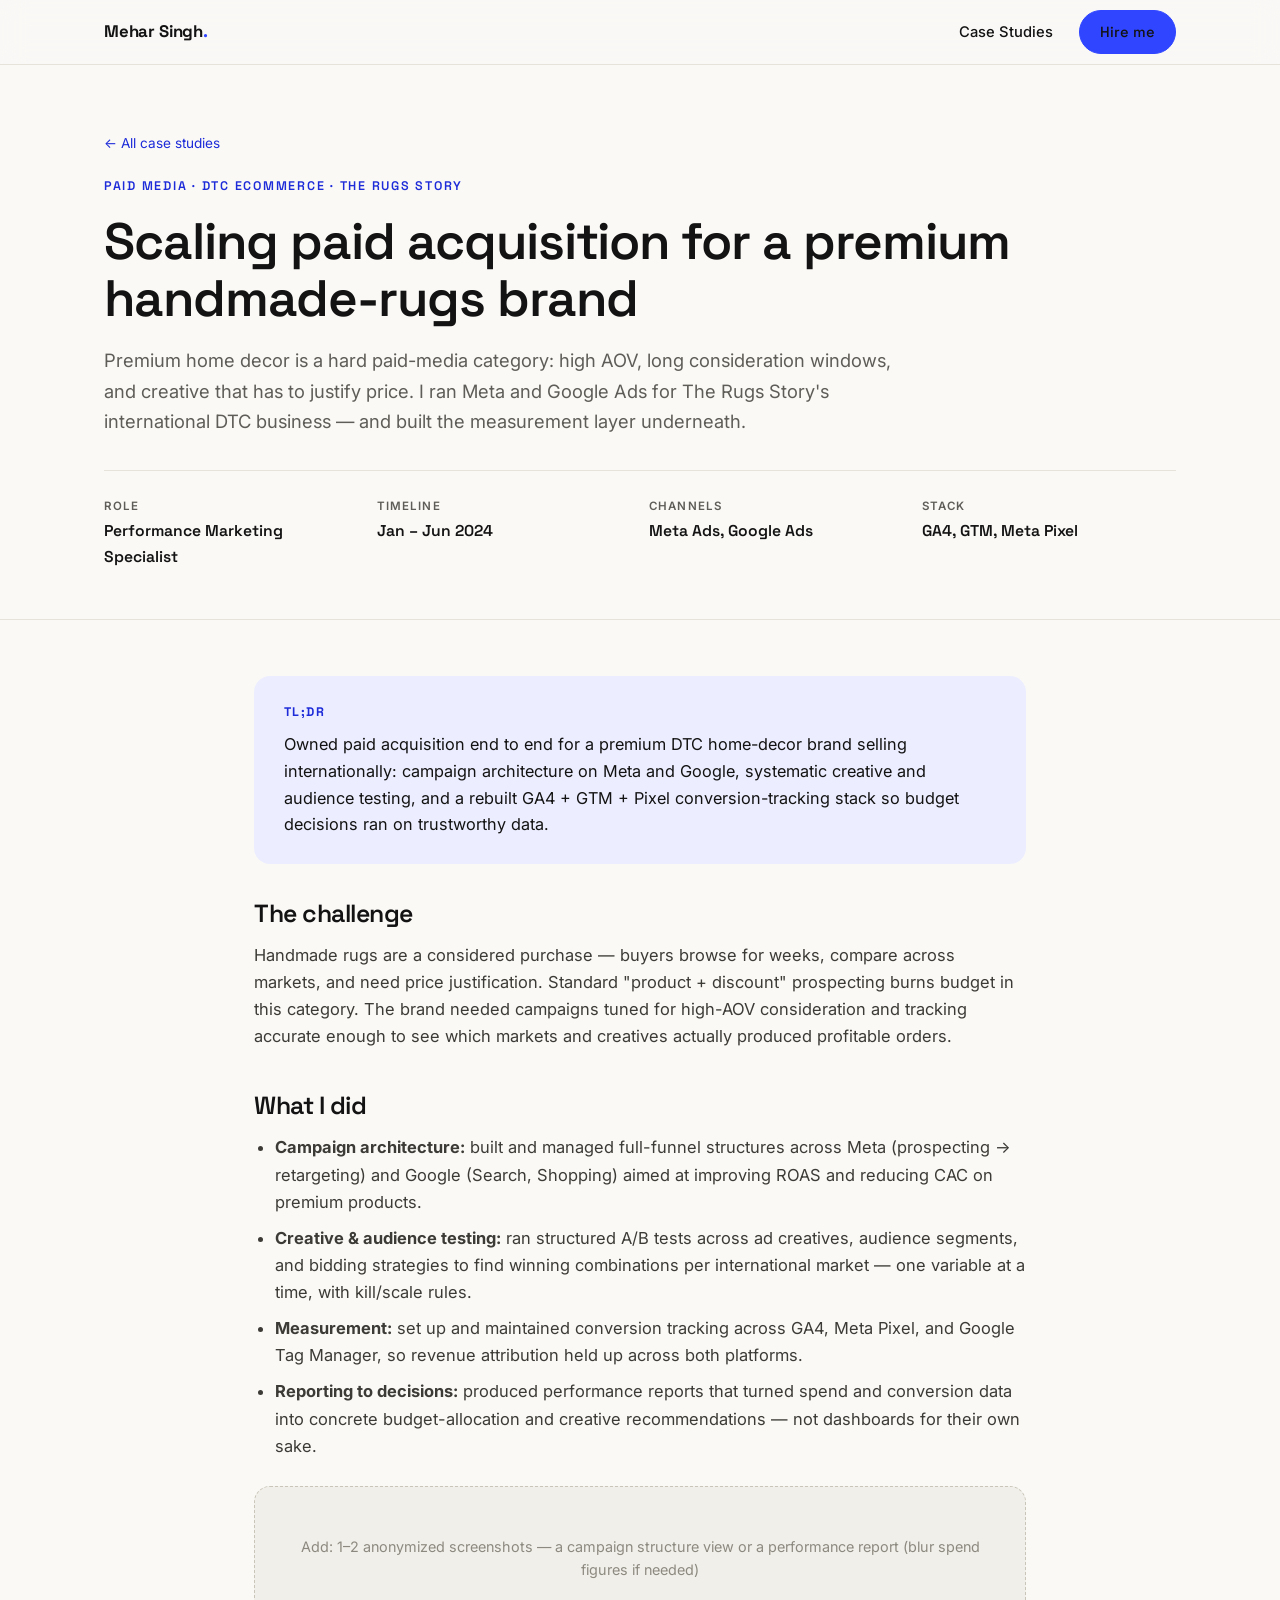
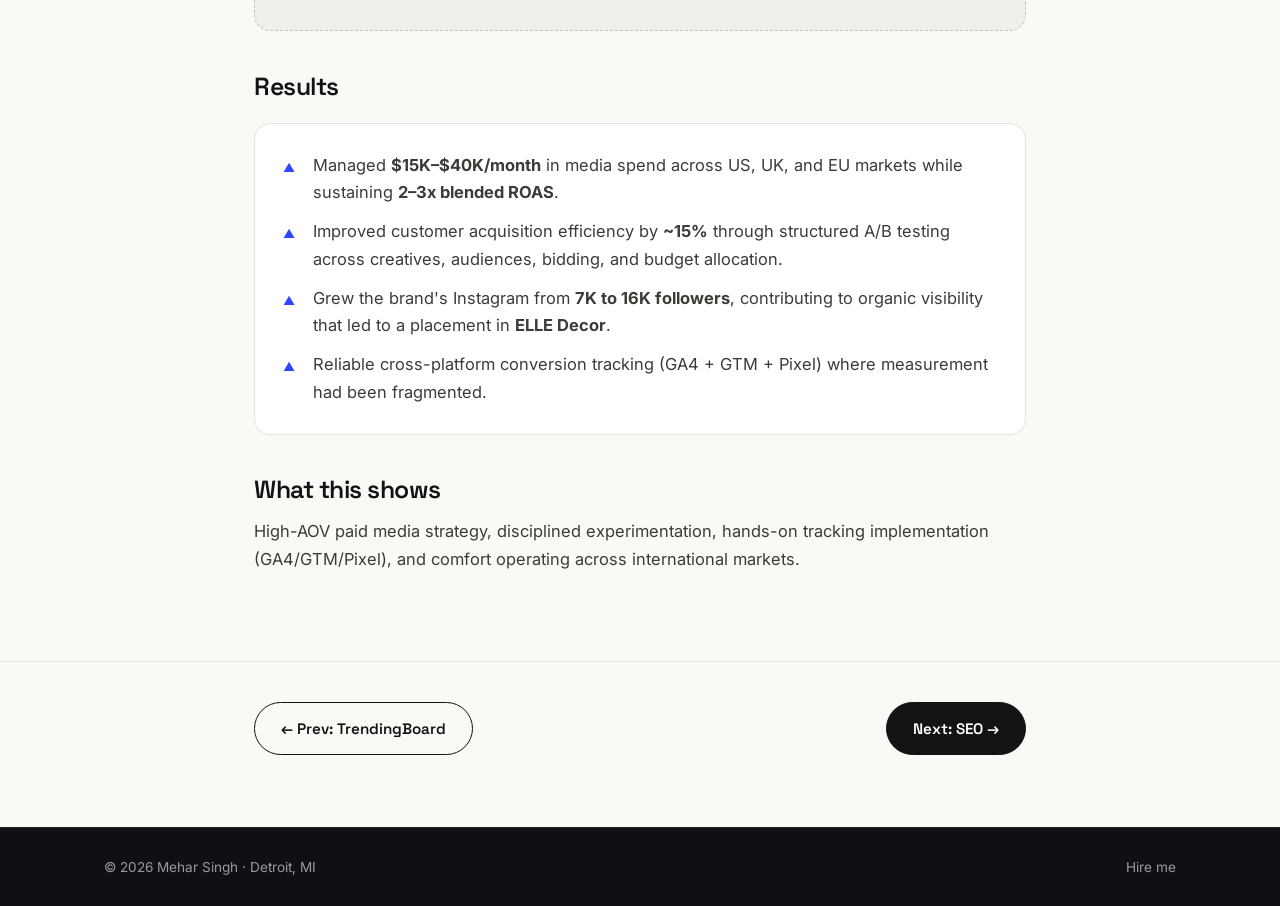
<file: work/paid-media-rugs-story.html>
<!doctype html>
<html lang="en">
<head>
  <meta charset="utf-8" />
  <meta name="viewport" content="width=device-width, initial-scale=1" />
  <title>Paid Media for a Premium DTC Rugs Brand | Mehar Singh</title>
  <meta name="description" content="Case study: Meta and Google Ads for The Rugs Story — full-funnel campaigns, creative testing, and a GA4/GTM tracking stack for international DTC." />
  <link rel="preconnect" href="https://fonts.googleapis.com" />
  <link rel="preconnect" href="https://fonts.gstatic.com" crossorigin />
  <link href="https://fonts.googleapis.com/css2?family=Inter:wght@400;500;600&family=Space+Grotesk:wght@500;600;700&display=swap" rel="stylesheet" />
  <link rel="stylesheet" href="../styles.css" />
</head>
<body>
  <nav class="nav">
    <div class="wrap nav-inner">
      <a class="nav-logo" href="../index.html">Mehar Singh<span>.</span></a>
      <button class="nav-toggle" aria-label="Menu" onclick="document.querySelector('.nav-links').classList.toggle('open')">
        <span></span><span></span><span></span>
      </button>
      <ul class="nav-links">
        <li><a href="../index.html#work">Case Studies</a></li>
        <li><a class="btn primary" style="padding:9px 20px;" href="../index.html#contact">Hire me</a></li>
      </ul>
    </div>
  </nav>

  <header class="case-hero">
    <div class="wrap">
      <a class="crumb" href="../index.html#work">← All case studies</a>
      <span class="eyebrow">Paid Media · DTC eCommerce · The Rugs Story</span>
      <h1>Scaling paid acquisition for a premium handmade-rugs brand</h1>
      <p class="lead">Premium home decor is a hard paid-media category: high AOV, long consideration windows, and creative that has to justify price. I ran Meta and Google Ads for The Rugs Story's international DTC business — and built the measurement layer underneath.</p>
      <div class="case-meta">
        <div><div class="m-label">Role</div><div class="m-val">Performance Marketing Specialist</div></div>
        <div><div class="m-label">Timeline</div><div class="m-val">Jan – Jun 2024</div></div>
        <div><div class="m-label">Channels</div><div class="m-val">Meta Ads, Google Ads</div></div>
        <div><div class="m-label">Stack</div><div class="m-val">GA4, GTM, Meta Pixel</div></div>
      </div>
    </div>
  </header>

  <article class="case-body">
    <div class="wrap">
      <div class="tldr">
        <div class="t-label">TL;DR</div>
        <p>Owned paid acquisition end to end for a premium DTC home-decor brand selling internationally: campaign architecture on Meta and Google, systematic creative and audience testing, and a rebuilt GA4 + GTM + Pixel conversion-tracking stack so budget decisions ran on trustworthy data.</p>
      </div>

      <h2>The challenge</h2>
      <p>Handmade rugs are a considered purchase — buyers browse for weeks, compare across markets, and need price justification. Standard "product + discount" prospecting burns budget in this category. The brand needed campaigns tuned for high-AOV consideration and tracking accurate enough to see which markets and creatives actually produced profitable orders.</p>

      <h2>What I did</h2>
      <ul>
        <li><strong>Campaign architecture:</strong> built and managed full-funnel structures across Meta (prospecting → retargeting) and Google (Search, Shopping) aimed at improving ROAS and reducing CAC on premium products.</li>
        <li><strong>Creative &amp; audience testing:</strong> ran structured A/B tests across ad creatives, audience segments, and bidding strategies to find winning combinations per international market — one variable at a time, with kill/scale rules.</li>
        <li><strong>Measurement:</strong> set up and maintained conversion tracking across GA4, Meta Pixel, and Google Tag Manager, so revenue attribution held up across both platforms.</li>
        <li><strong>Reporting to decisions:</strong> produced performance reports that turned spend and conversion data into concrete budget-allocation and creative recommendations — not dashboards for their own sake.</li>
      </ul>

      <div class="img-slot">Add: 1–2 anonymized screenshots — a campaign structure view or a performance report (blur spend figures if needed)</div>

      <h2>Results</h2>
      <div class="results-box">
        <ul>
          <li>Managed <strong>$15K–$40K/month</strong> in media spend across US, UK, and EU markets while sustaining <strong>2–3x blended ROAS</strong>.</li>
          <li>Improved customer acquisition efficiency by <strong>~15%</strong> through structured A/B testing across creatives, audiences, bidding, and budget allocation.</li>
          <li>Grew the brand's Instagram from <strong>7K to 16K followers</strong>, contributing to organic visibility that led to a placement in <strong>ELLE Decor</strong>.</li>
          <li>Reliable cross-platform conversion tracking (GA4 + GTM + Pixel) where measurement had been fragmented.</li>
        </ul>
      </div>

      <h2>What this shows</h2>
      <p>High-AOV paid media strategy, disciplined experimentation, hands-on tracking implementation (GA4/GTM/Pixel), and comfort operating across international markets.</p>
    </div>
  </article>

  <nav class="case-nav">
    <div class="wrap">
      <a class="btn ghost" href="trendingboard.html">← Prev: TrendingBoard</a>
      <a class="btn" href="seo-healthy18.html">Next: SEO →</a>
    </div>
  </nav>

  <footer>
    <div class="wrap">
      <span>© 2026 Mehar Singh · Detroit, MI</span>
      <a href="../index.html#contact">Hire me</a>
    </div>
  </footer>
</body>
</html>
</file>
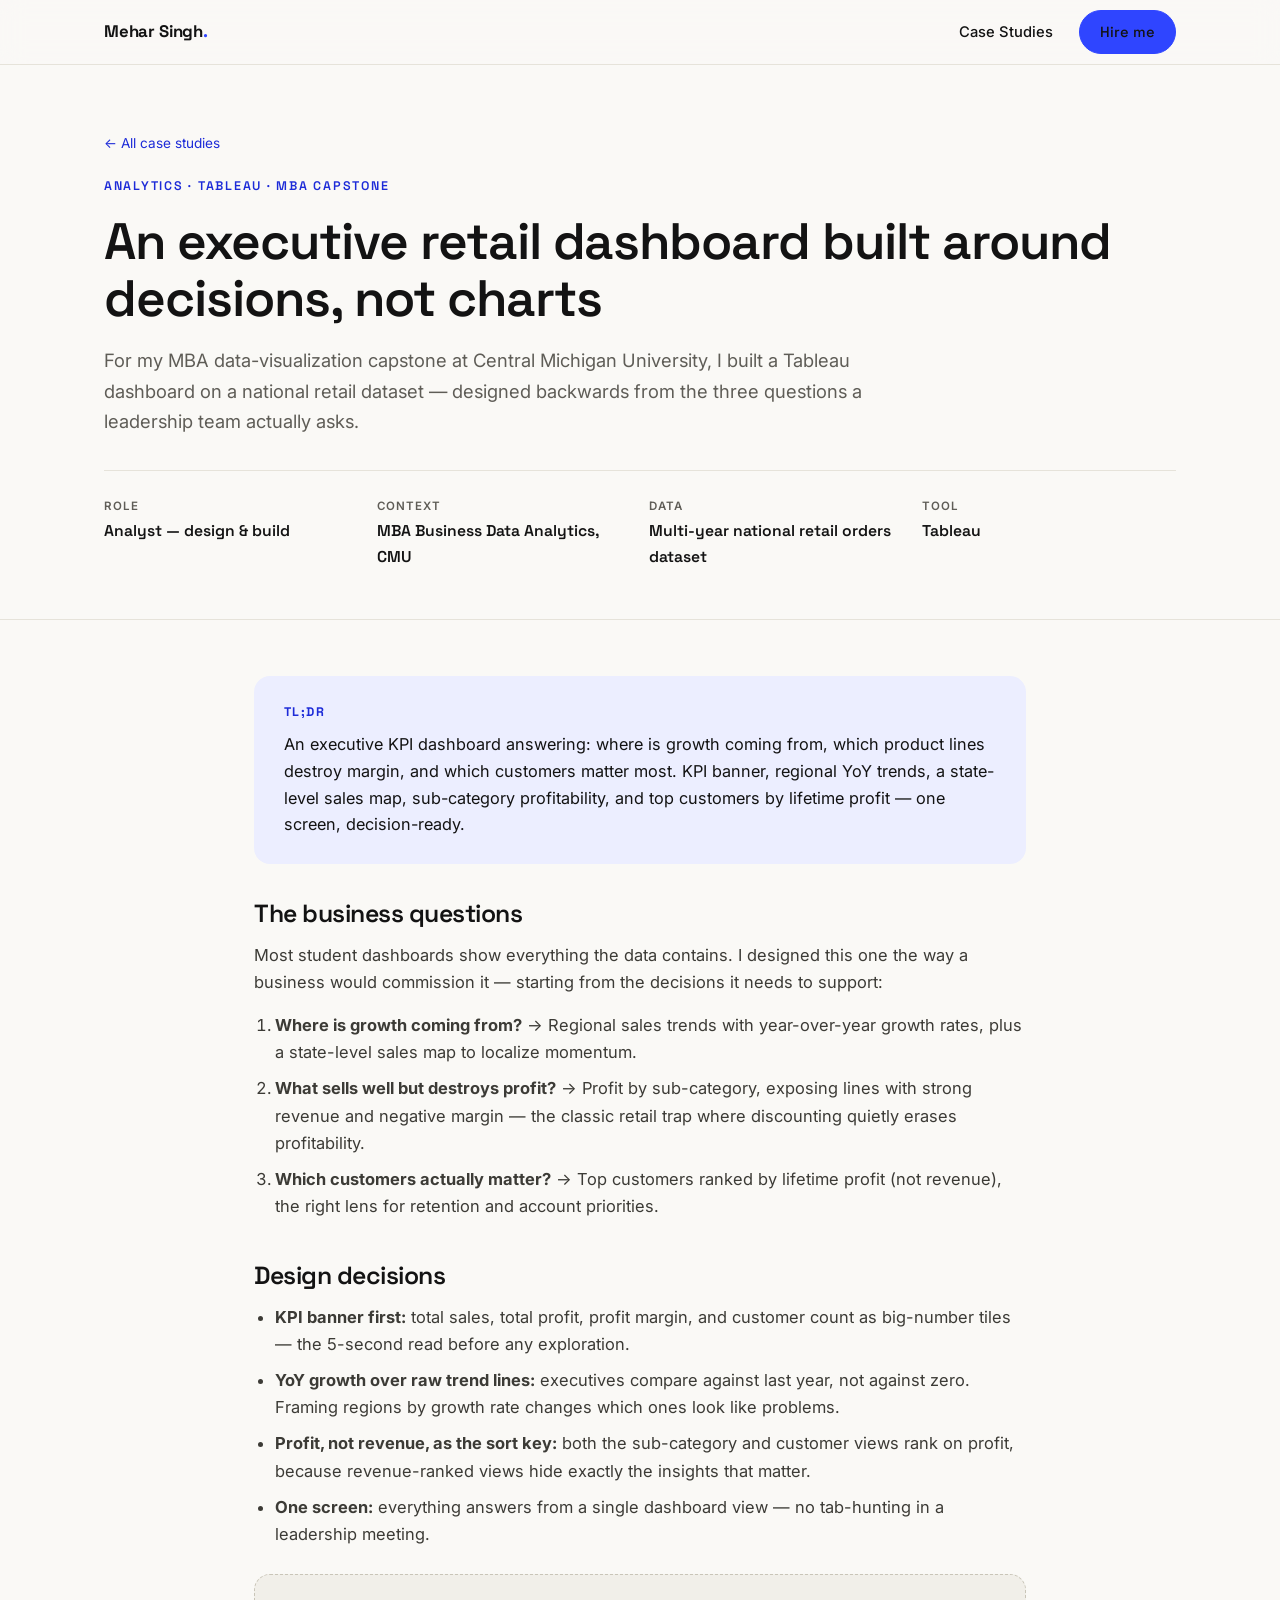
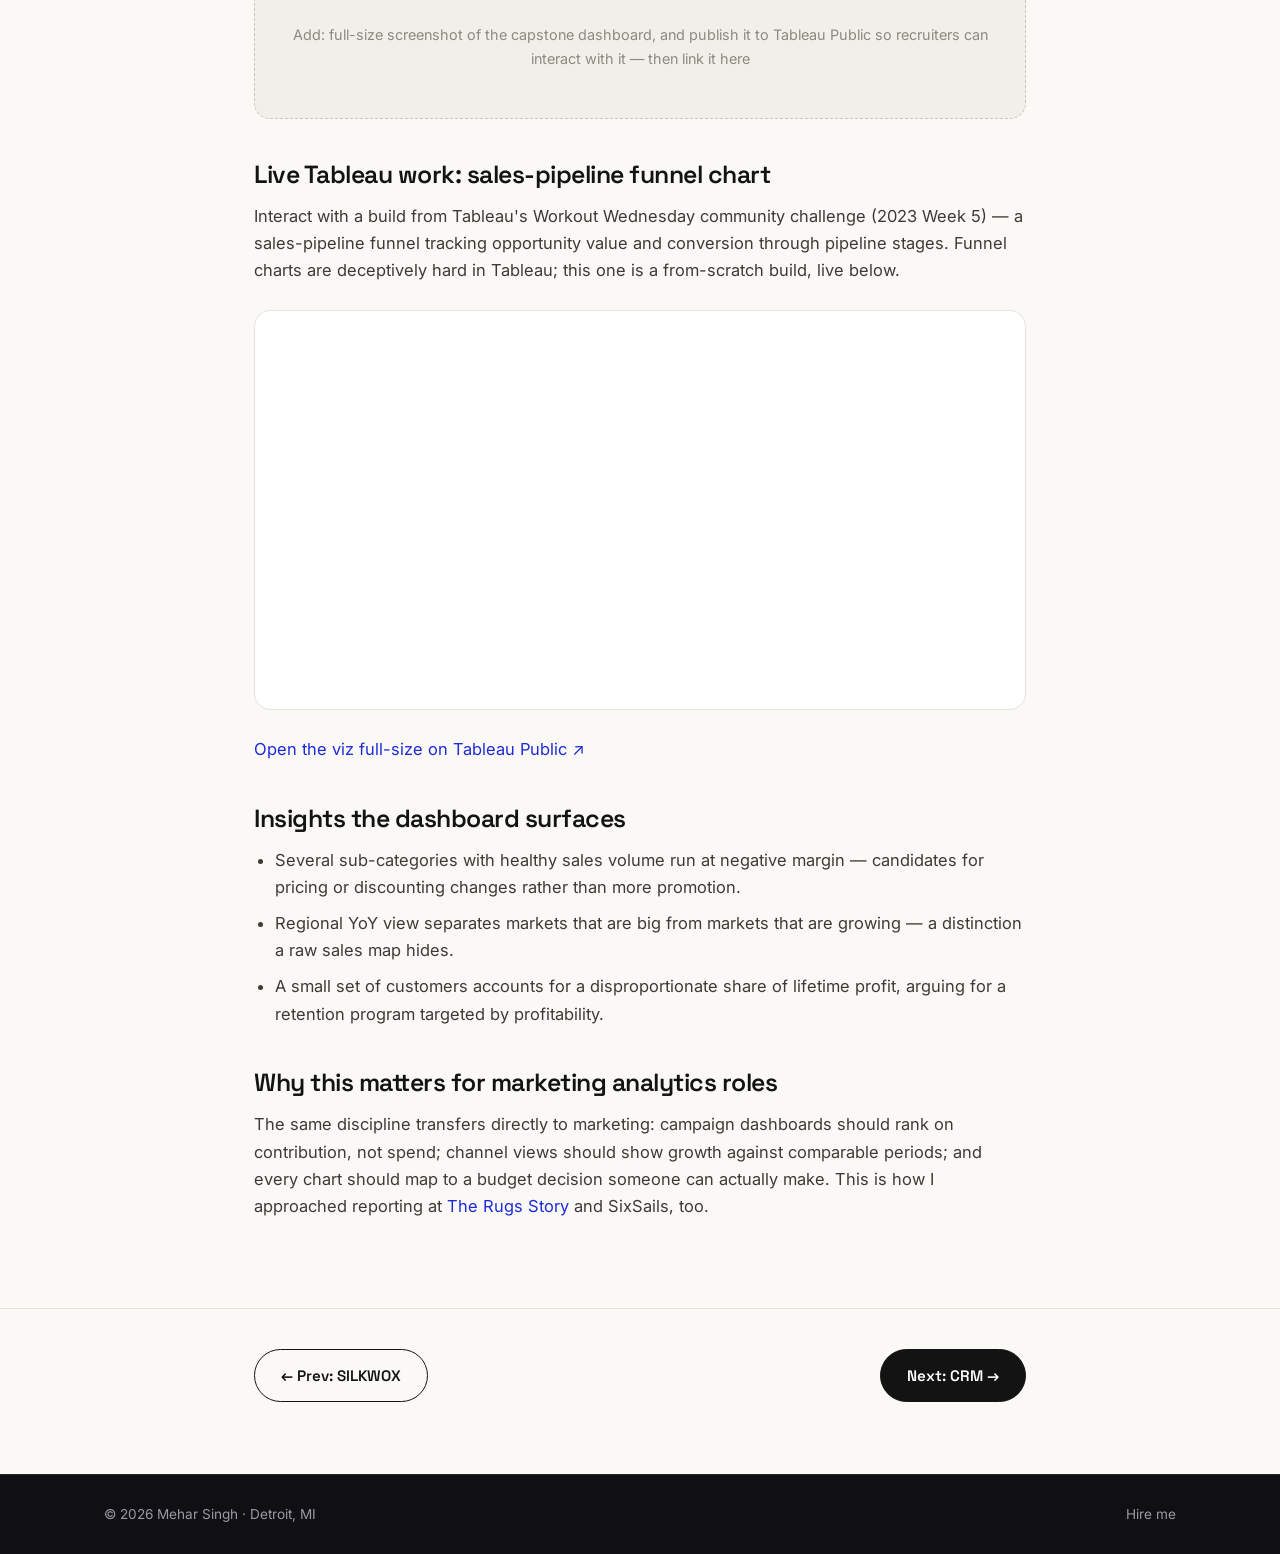
<file: work/retail-analytics-dashboard.html>
<!doctype html>
<html lang="en">
<head>
  <meta charset="utf-8" />
  <meta name="viewport" content="width=device-width, initial-scale=1" />
  <title>Executive Retail Performance Dashboard in Tableau | Mehar Singh</title>
  <meta name="description" content="Case study: an executive Tableau dashboard on a national retail dataset — KPI design, regional YoY growth, sub-category profitability, and customer lifetime profit." />
  <link rel="preconnect" href="https://fonts.googleapis.com" />
  <link rel="preconnect" href="https://fonts.gstatic.com" crossorigin />
  <link href="https://fonts.googleapis.com/css2?family=Inter:wght@400;500;600&family=Space+Grotesk:wght@500;600;700&display=swap" rel="stylesheet" />
  <link rel="stylesheet" href="../styles.css" />
</head>
<body>
  <nav class="nav">
    <div class="wrap nav-inner">
      <a class="nav-logo" href="../index.html">Mehar Singh<span>.</span></a>
      <button class="nav-toggle" aria-label="Menu" onclick="document.querySelector('.nav-links').classList.toggle('open')">
        <span></span><span></span><span></span>
      </button>
      <ul class="nav-links">
        <li><a href="../index.html#work">Case Studies</a></li>
        <li><a class="btn primary" style="padding:9px 20px;" href="../index.html#contact">Hire me</a></li>
      </ul>
    </div>
  </nav>

  <header class="case-hero">
    <div class="wrap">
      <a class="crumb" href="../index.html#work">← All case studies</a>
      <span class="eyebrow">Analytics · Tableau · MBA Capstone</span>
      <h1>An executive retail dashboard built around decisions, not charts</h1>
      <p class="lead">For my MBA data-visualization capstone at Central Michigan University, I built a Tableau dashboard on a national retail dataset — designed backwards from the three questions a leadership team actually asks.</p>
      <div class="case-meta">
        <div><div class="m-label">Role</div><div class="m-val">Analyst — design &amp; build</div></div>
        <div><div class="m-label">Context</div><div class="m-val">MBA Business Data Analytics, CMU</div></div>
        <div><div class="m-label">Data</div><div class="m-val">Multi-year national retail orders dataset</div></div>
        <div><div class="m-label">Tool</div><div class="m-val">Tableau</div></div>
      </div>
    </div>
  </header>

  <article class="case-body">
    <div class="wrap">
      <div class="tldr">
        <div class="t-label">TL;DR</div>
        <p>An executive KPI dashboard answering: where is growth coming from, which product lines destroy margin, and which customers matter most. KPI banner, regional YoY trends, a state-level sales map, sub-category profitability, and top customers by lifetime profit — one screen, decision-ready.</p>
      </div>

      <h2>The business questions</h2>
      <p>Most student dashboards show everything the data contains. I designed this one the way a business would commission it — starting from the decisions it needs to support:</p>
      <ol>
        <li><strong>Where is growth coming from?</strong> → Regional sales trends with year-over-year growth rates, plus a state-level sales map to localize momentum.</li>
        <li><strong>What sells well but destroys profit?</strong> → Profit by sub-category, exposing lines with strong revenue and negative margin — the classic retail trap where discounting quietly erases profitability.</li>
        <li><strong>Which customers actually matter?</strong> → Top customers ranked by lifetime profit (not revenue), the right lens for retention and account priorities.</li>
      </ol>

      <h2>Design decisions</h2>
      <ul>
        <li><strong>KPI banner first:</strong> total sales, total profit, profit margin, and customer count as big-number tiles — the 5-second read before any exploration.</li>
        <li><strong>YoY growth over raw trend lines:</strong> executives compare against last year, not against zero. Framing regions by growth rate changes which ones look like problems.</li>
        <li><strong>Profit, not revenue, as the sort key:</strong> both the sub-category and customer views rank on profit, because revenue-ranked views hide exactly the insights that matter.</li>
        <li><strong>One screen:</strong> everything answers from a single dashboard view — no tab-hunting in a leadership meeting.</li>
      </ul>

      <div class="img-slot">Add: full-size screenshot of the capstone dashboard, and publish it to Tableau Public so recruiters can interact with it — then link it here</div>

      <h2>Live Tableau work: sales-pipeline funnel chart</h2>
      <p>Interact with a build from Tableau's Workout Wednesday community challenge (2023 Week 5) — a sales-pipeline funnel tracking opportunity value and conversion through pipeline stages. Funnel charts are deceptively hard in Tableau; this one is a from-scratch build, live below.</p>
      <div class="tableau-wrap">
        <tableau-viz src="https://public.tableau.com/views/WOW2023Week5FunnelChart-1/SalesPipeline" toolbar="bottom" hide-tabs></tableau-viz>
      </div>
      <p><a href="https://public.tableau.com/views/WOW2023Week5FunnelChart-1/SalesPipeline?:language=en-US&amp;:display_count=n&amp;:origin=viz_share_link" target="_blank" rel="noopener">Open the viz full-size on Tableau Public ↗</a></p>

      <h2>Insights the dashboard surfaces</h2>
      <ul>
        <li>Several sub-categories with healthy sales volume run at negative margin — candidates for pricing or discounting changes rather than more promotion.</li>
        <li>Regional YoY view separates markets that are big from markets that are growing — a distinction a raw sales map hides.</li>
        <li>A small set of customers accounts for a disproportionate share of lifetime profit, arguing for a retention program targeted by profitability.</li>
      </ul>

      <h2>Why this matters for marketing analytics roles</h2>
      <p>The same discipline transfers directly to marketing: campaign dashboards should rank on contribution, not spend; channel views should show growth against comparable periods; and every chart should map to a budget decision someone can actually make. This is how I approached reporting at <a href="paid-media-rugs-story.html">The Rugs Story</a> and SixSails, too.</p>
    </div>
  </article>

  <nav class="case-nav">
    <div class="wrap">
      <a class="btn ghost" href="silkwox.html">← Prev: SILKWOX</a>
      <a class="btn" href="firstclass-crm.html">Next: CRM →</a>
    </div>
  </nav>

  <footer>
    <div class="wrap">
      <span>© 2026 Mehar Singh · Detroit, MI</span>
      <a href="../index.html#contact">Hire me</a>
    </div>
  </footer>

  <script type="module" src="https://public.tableau.com/javascripts/api/tableau.embedding.3.latest.min.js"></script>
</body>
</html>
</file>
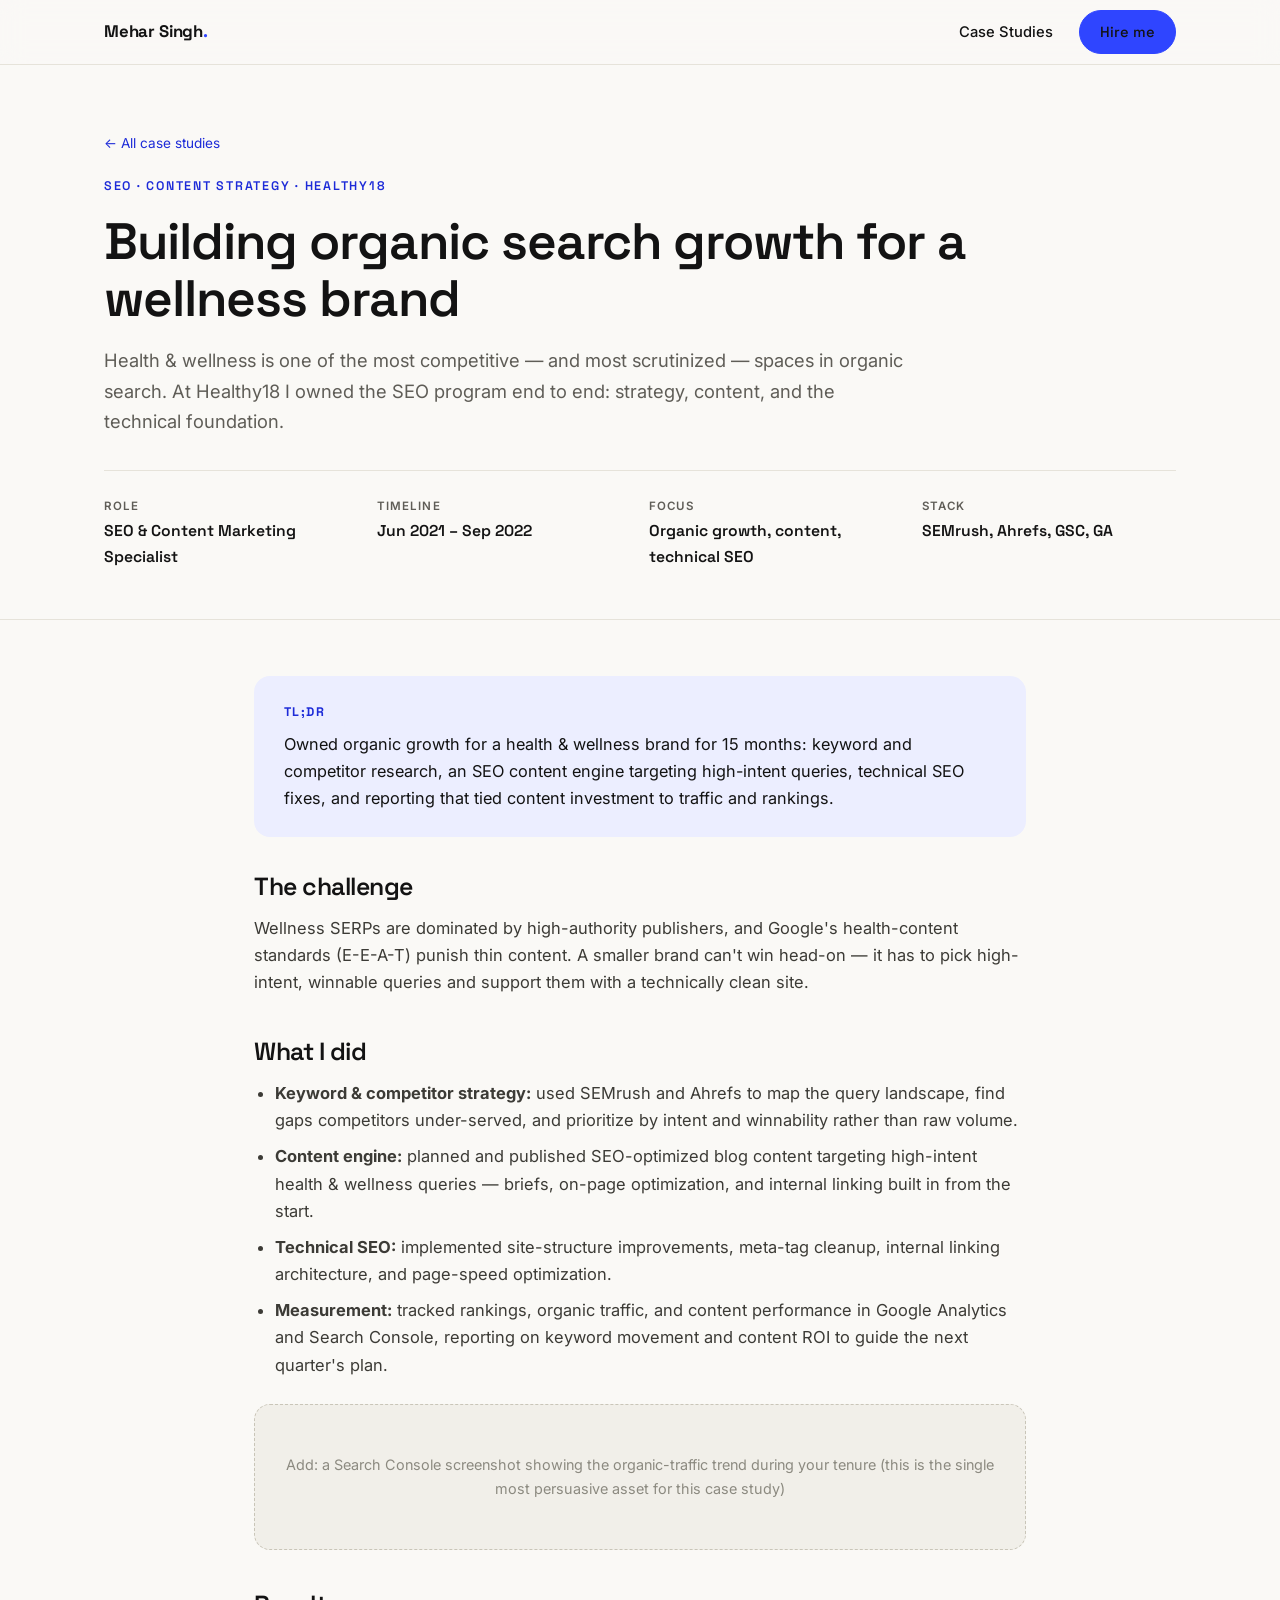
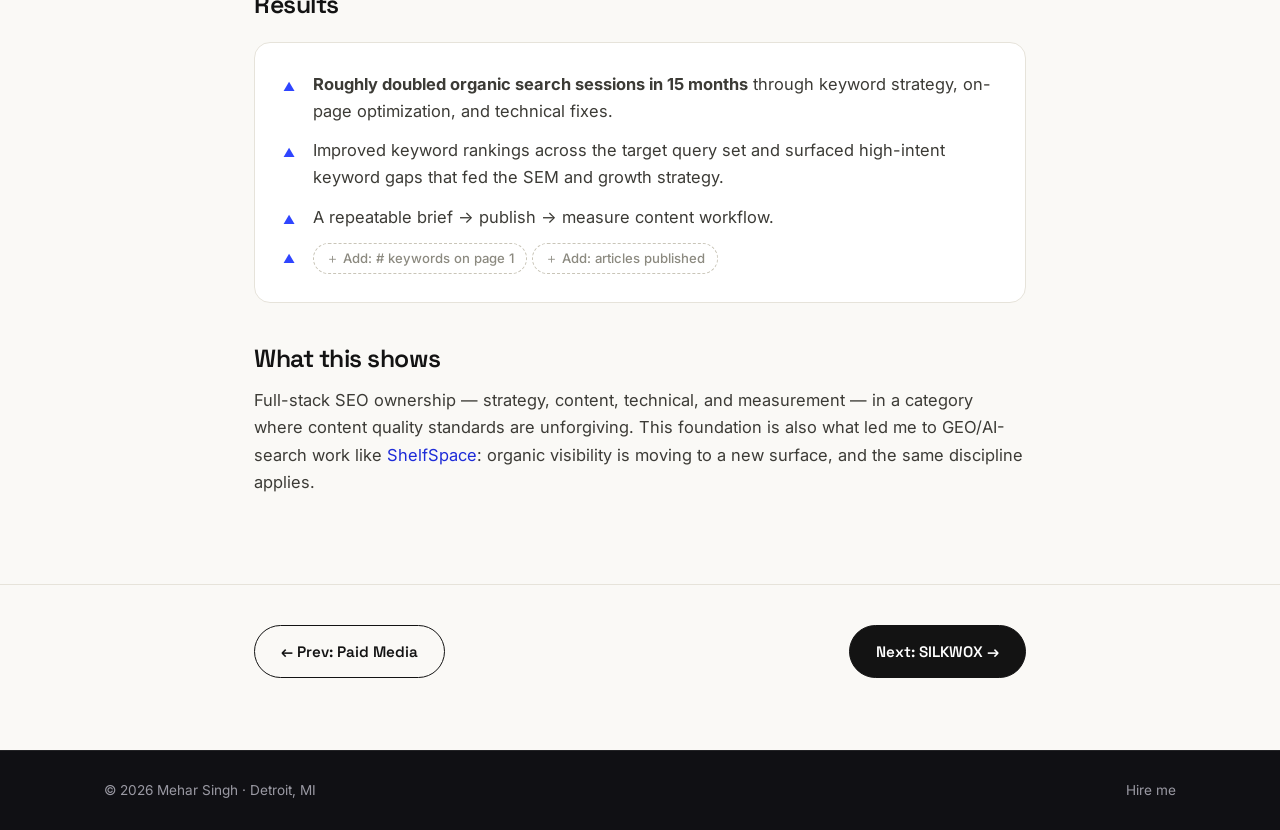
<file: work/seo-healthy18.html>
<!doctype html>
<html lang="en">
<head>
  <meta charset="utf-8" />
  <meta name="viewport" content="width=device-width, initial-scale=1" />
  <title>SEO Growth for a Health & Wellness Brand | Mehar Singh</title>
  <meta name="description" content="Case study: owning SEO end to end at Healthy18 — keyword strategy, technical SEO, and a content engine targeting high-intent wellness queries." />
  <link rel="preconnect" href="https://fonts.googleapis.com" />
  <link rel="preconnect" href="https://fonts.gstatic.com" crossorigin />
  <link href="https://fonts.googleapis.com/css2?family=Inter:wght@400;500;600&family=Space+Grotesk:wght@500;600;700&display=swap" rel="stylesheet" />
  <link rel="stylesheet" href="../styles.css" />
</head>
<body>
  <nav class="nav">
    <div class="wrap nav-inner">
      <a class="nav-logo" href="../index.html">Mehar Singh<span>.</span></a>
      <button class="nav-toggle" aria-label="Menu" onclick="document.querySelector('.nav-links').classList.toggle('open')">
        <span></span><span></span><span></span>
      </button>
      <ul class="nav-links">
        <li><a href="../index.html#work">Case Studies</a></li>
        <li><a class="btn primary" style="padding:9px 20px;" href="../index.html#contact">Hire me</a></li>
      </ul>
    </div>
  </nav>

  <header class="case-hero">
    <div class="wrap">
      <a class="crumb" href="../index.html#work">← All case studies</a>
      <span class="eyebrow">SEO · Content Strategy · Healthy18</span>
      <h1>Building organic search growth for a wellness brand</h1>
      <p class="lead">Health &amp; wellness is one of the most competitive — and most scrutinized — spaces in organic search. At Healthy18 I owned the SEO program end to end: strategy, content, and the technical foundation.</p>
      <div class="case-meta">
        <div><div class="m-label">Role</div><div class="m-val">SEO &amp; Content Marketing Specialist</div></div>
        <div><div class="m-label">Timeline</div><div class="m-val">Jun 2021 – Sep 2022</div></div>
        <div><div class="m-label">Focus</div><div class="m-val">Organic growth, content, technical SEO</div></div>
        <div><div class="m-label">Stack</div><div class="m-val">SEMrush, Ahrefs, GSC, GA</div></div>
      </div>
    </div>
  </header>

  <article class="case-body">
    <div class="wrap">
      <div class="tldr">
        <div class="t-label">TL;DR</div>
        <p>Owned organic growth for a health &amp; wellness brand for 15 months: keyword and competitor research, an SEO content engine targeting high-intent queries, technical SEO fixes, and reporting that tied content investment to traffic and rankings.</p>
      </div>

      <h2>The challenge</h2>
      <p>Wellness SERPs are dominated by high-authority publishers, and Google's health-content standards (E-E-A-T) punish thin content. A smaller brand can't win head-on — it has to pick high-intent, winnable queries and support them with a technically clean site.</p>

      <h2>What I did</h2>
      <ul>
        <li><strong>Keyword &amp; competitor strategy:</strong> used SEMrush and Ahrefs to map the query landscape, find gaps competitors under-served, and prioritize by intent and winnability rather than raw volume.</li>
        <li><strong>Content engine:</strong> planned and published SEO-optimized blog content targeting high-intent health &amp; wellness queries — briefs, on-page optimization, and internal linking built in from the start.</li>
        <li><strong>Technical SEO:</strong> implemented site-structure improvements, meta-tag cleanup, internal linking architecture, and page-speed optimization.</li>
        <li><strong>Measurement:</strong> tracked rankings, organic traffic, and content performance in Google Analytics and Search Console, reporting on keyword movement and content ROI to guide the next quarter's plan.</li>
      </ul>

      <div class="img-slot">Add: a Search Console screenshot showing the organic-traffic trend during your tenure (this is the single most persuasive asset for this case study)</div>

      <h2>Results</h2>
      <div class="results-box">
        <ul>
          <li><strong>Roughly doubled organic search sessions in 15 months</strong> through keyword strategy, on-page optimization, and technical fixes.</li>
          <li>Improved keyword rankings across the target query set and surfaced high-intent keyword gaps that fed the SEM and growth strategy.</li>
          <li>A repeatable brief → publish → measure content workflow.</li>
          <li><span class="metric-todo">＋ Add: # keywords on page 1</span> <span class="metric-todo">＋ Add: articles published</span></li>
        </ul>
      </div>

      <h2>What this shows</h2>
      <p>Full-stack SEO ownership — strategy, content, technical, and measurement — in a category where content quality standards are unforgiving. This foundation is also what led me to GEO/AI-search work like <a href="shelfspace.html">ShelfSpace</a>: organic visibility is moving to a new surface, and the same discipline applies.</p>
    </div>
  </article>

  <nav class="case-nav">
    <div class="wrap">
      <a class="btn ghost" href="paid-media-rugs-story.html">← Prev: Paid Media</a>
      <a class="btn" href="silkwox.html">Next: SILKWOX →</a>
    </div>
  </nav>

  <footer>
    <div class="wrap">
      <span>© 2026 Mehar Singh · Detroit, MI</span>
      <a href="../index.html#contact">Hire me</a>
    </div>
  </footer>
</body>
</html>
</file>
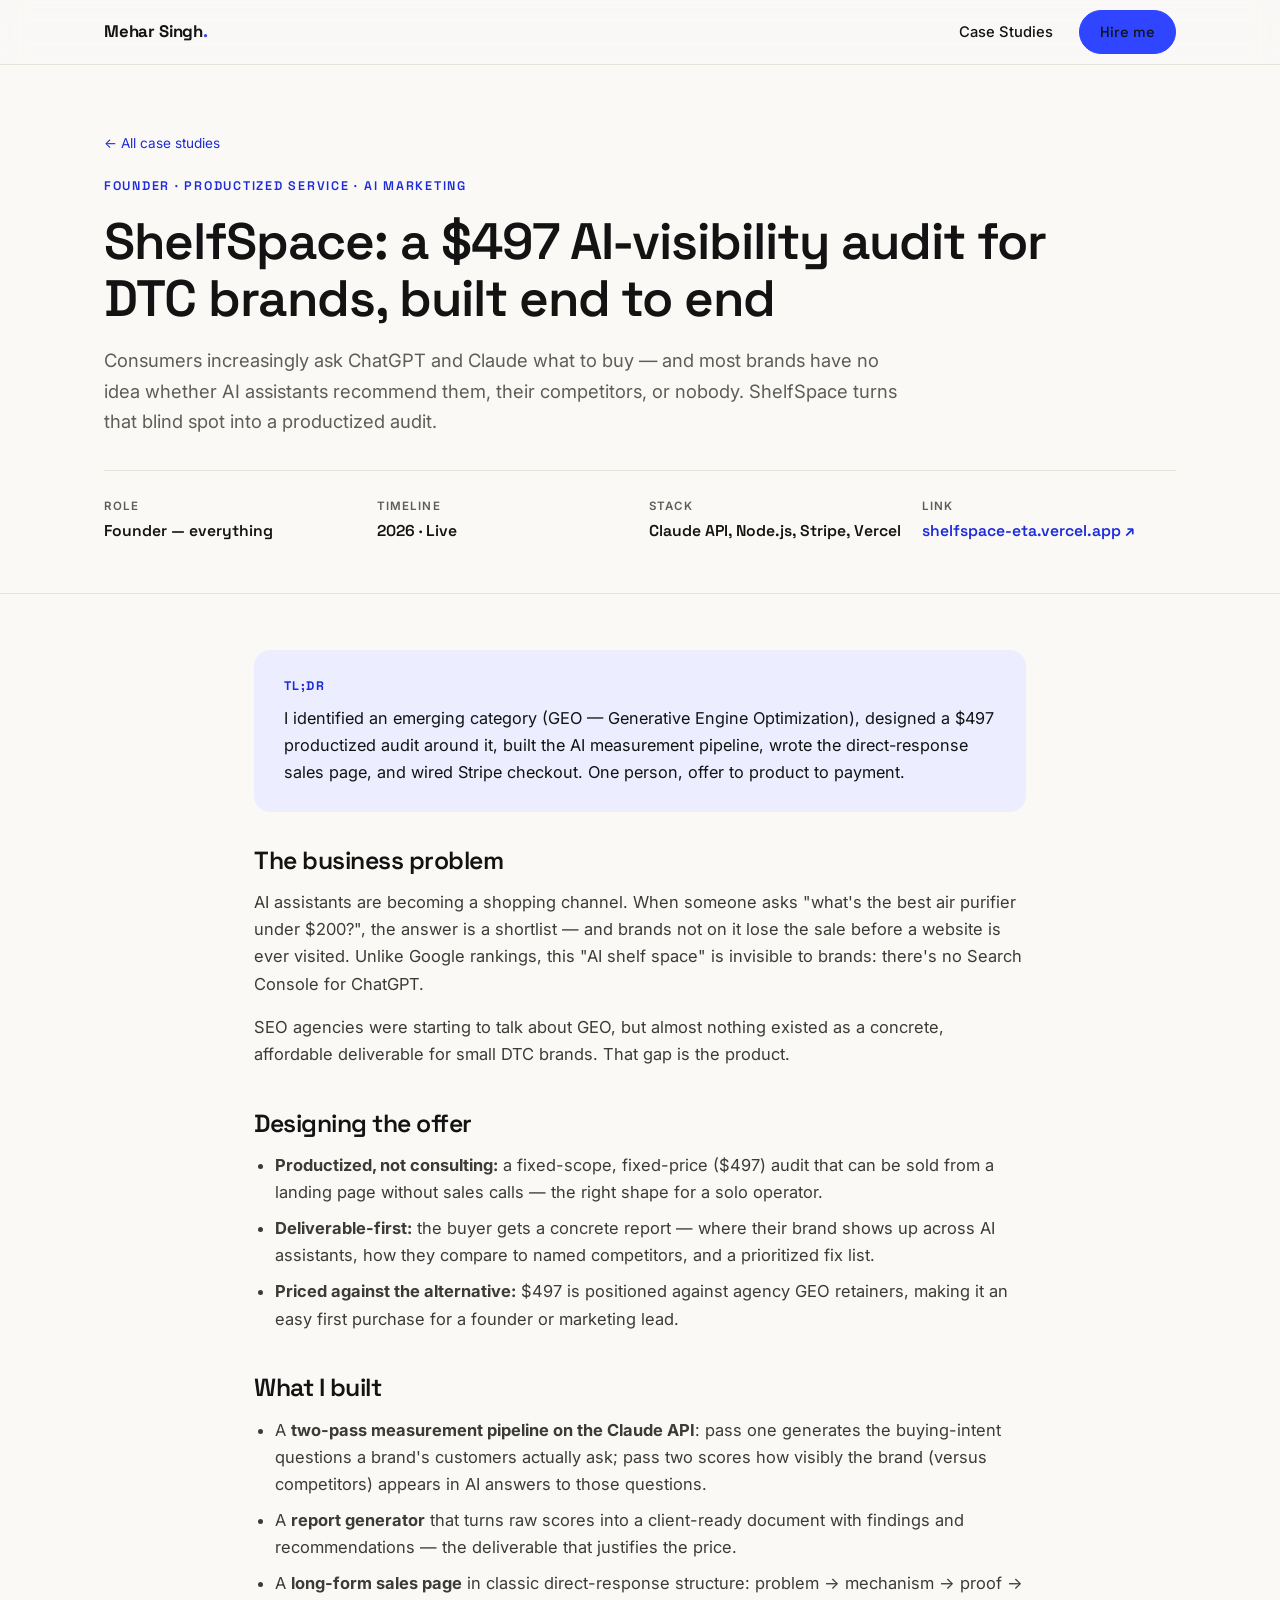
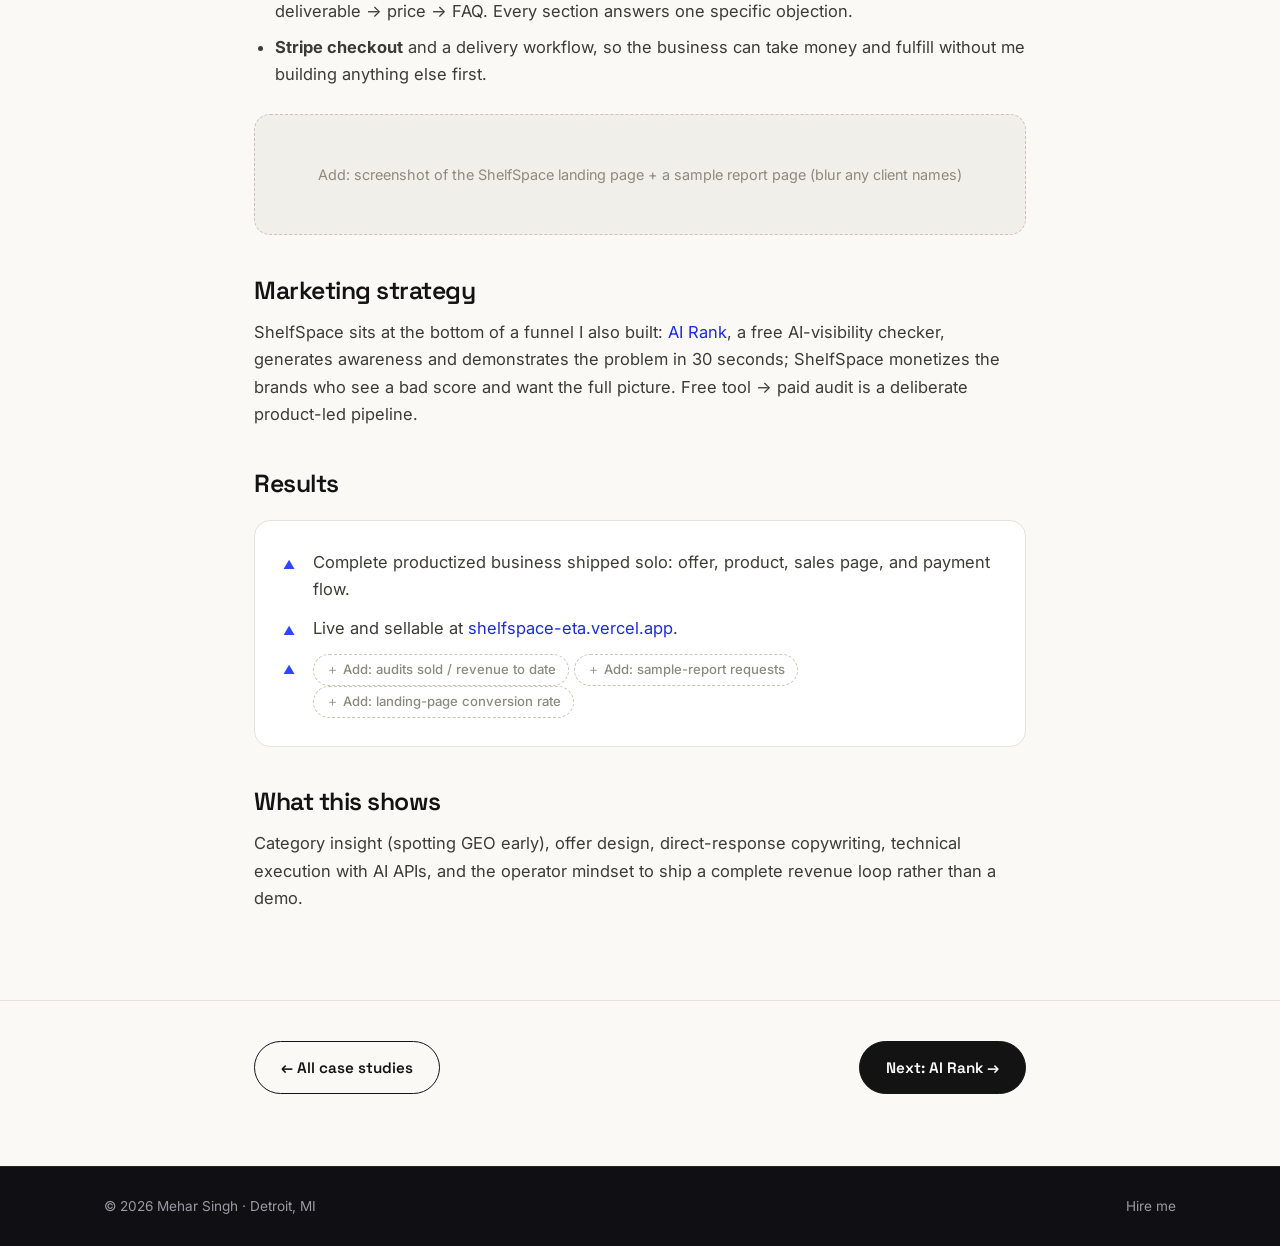
<file: work/shelfspace.html>
<!doctype html>
<html lang="en">
<head>
  <meta charset="utf-8" />
  <meta name="viewport" content="width=device-width, initial-scale=1" />
  <title>ShelfSpace — Building a $497 AI-Visibility Audit Business | Mehar Singh</title>
  <meta name="description" content="Case study: designing, building, and launching ShelfSpace, a productized GEO (Generative Engine Optimization) audit for DTC brands." />
  <link rel="preconnect" href="https://fonts.googleapis.com" />
  <link rel="preconnect" href="https://fonts.gstatic.com" crossorigin />
  <link href="https://fonts.googleapis.com/css2?family=Inter:wght@400;500;600&family=Space+Grotesk:wght@500;600;700&display=swap" rel="stylesheet" />
  <link rel="stylesheet" href="../styles.css" />
</head>
<body>
  <nav class="nav">
    <div class="wrap nav-inner">
      <a class="nav-logo" href="../index.html">Mehar Singh<span>.</span></a>
      <button class="nav-toggle" aria-label="Menu" onclick="document.querySelector('.nav-links').classList.toggle('open')">
        <span></span><span></span><span></span>
      </button>
      <ul class="nav-links">
        <li><a href="../index.html#work">Case Studies</a></li>
        <li><a class="btn primary" style="padding:9px 20px;" href="../index.html#contact">Hire me</a></li>
      </ul>
    </div>
  </nav>

  <header class="case-hero">
    <div class="wrap">
      <a class="crumb" href="../index.html#work">← All case studies</a>
      <span class="eyebrow">Founder · Productized Service · AI Marketing</span>
      <h1>ShelfSpace: a $497 AI-visibility audit for DTC brands, built end to end</h1>
      <p class="lead">Consumers increasingly ask ChatGPT and Claude what to buy — and most brands have no idea whether AI assistants recommend them, their competitors, or nobody. ShelfSpace turns that blind spot into a productized audit.</p>
      <div class="case-meta">
        <div><div class="m-label">Role</div><div class="m-val">Founder — everything</div></div>
        <div><div class="m-label">Timeline</div><div class="m-val">2026 · Live</div></div>
        <div><div class="m-label">Stack</div><div class="m-val">Claude API, Node.js, Stripe, Vercel</div></div>
        <div><div class="m-label">Link</div><div class="m-val"><a href="https://shelfspace-eta.vercel.app" target="_blank" rel="noopener">shelfspace-eta.vercel.app ↗</a></div></div>
      </div>
    </div>
  </header>

  <article class="case-body">
    <div class="wrap">
      <div class="tldr">
        <div class="t-label">TL;DR</div>
        <p>I identified an emerging category (GEO — Generative Engine Optimization), designed a $497 productized audit around it, built the AI measurement pipeline, wrote the direct-response sales page, and wired Stripe checkout. One person, offer to product to payment.</p>
      </div>

      <h2>The business problem</h2>
      <p>AI assistants are becoming a shopping channel. When someone asks "what's the best air purifier under $200?", the answer is a shortlist — and brands not on it lose the sale before a website is ever visited. Unlike Google rankings, this "AI shelf space" is invisible to brands: there's no Search Console for ChatGPT.</p>
      <p>SEO agencies were starting to talk about GEO, but almost nothing existed as a concrete, affordable deliverable for small DTC brands. That gap is the product.</p>

      <h2>Designing the offer</h2>
      <ul>
        <li><strong>Productized, not consulting:</strong> a fixed-scope, fixed-price ($497) audit that can be sold from a landing page without sales calls — the right shape for a solo operator.</li>
        <li><strong>Deliverable-first:</strong> the buyer gets a concrete report — where their brand shows up across AI assistants, how they compare to named competitors, and a prioritized fix list.</li>
        <li><strong>Priced against the alternative:</strong> $497 is positioned against agency GEO retainers, making it an easy first purchase for a founder or marketing lead.</li>
      </ul>

      <h2>What I built</h2>
      <ul>
        <li>A <strong>two-pass measurement pipeline on the Claude API</strong>: pass one generates the buying-intent questions a brand's customers actually ask; pass two scores how visibly the brand (versus competitors) appears in AI answers to those questions.</li>
        <li>A <strong>report generator</strong> that turns raw scores into a client-ready document with findings and recommendations — the deliverable that justifies the price.</li>
        <li>A <strong>long-form sales page</strong> in classic direct-response structure: problem → mechanism → proof → deliverable → price → FAQ. Every section answers one specific objection.</li>
        <li><strong>Stripe checkout</strong> and a delivery workflow, so the business can take money and fulfill without me building anything else first.</li>
      </ul>

      <div class="img-slot">Add: screenshot of the ShelfSpace landing page + a sample report page (blur any client names)</div>

      <h2>Marketing strategy</h2>
      <p>ShelfSpace sits at the bottom of a funnel I also built: <a href="ai-rank.html">AI Rank</a>, a free AI-visibility checker, generates awareness and demonstrates the problem in 30 seconds; ShelfSpace monetizes the brands who see a bad score and want the full picture. Free tool → paid audit is a deliberate product-led pipeline.</p>

      <h2>Results</h2>
      <div class="results-box">
        <ul>
          <li>Complete productized business shipped solo: offer, product, sales page, and payment flow.</li>
          <li>Live and sellable at <a href="https://shelfspace-eta.vercel.app" target="_blank" rel="noopener">shelfspace-eta.vercel.app</a>.</li>
          <li><span class="metric-todo">＋ Add: audits sold / revenue to date</span> <span class="metric-todo">＋ Add: sample-report requests</span> <span class="metric-todo">＋ Add: landing-page conversion rate</span></li>
        </ul>
      </div>

      <h2>What this shows</h2>
      <p>Category insight (spotting GEO early), offer design, direct-response copywriting, technical execution with AI APIs, and the operator mindset to ship a complete revenue loop rather than a demo.</p>
    </div>
  </article>

  <nav class="case-nav">
    <div class="wrap">
      <a class="btn ghost" href="../index.html#work">← All case studies</a>
      <a class="btn" href="ai-rank.html">Next: AI Rank →</a>
    </div>
  </nav>

  <footer>
    <div class="wrap">
      <span>© 2026 Mehar Singh · Detroit, MI</span>
      <a href="../index.html#contact">Hire me</a>
    </div>
  </footer>
</body>
</html>
</file>
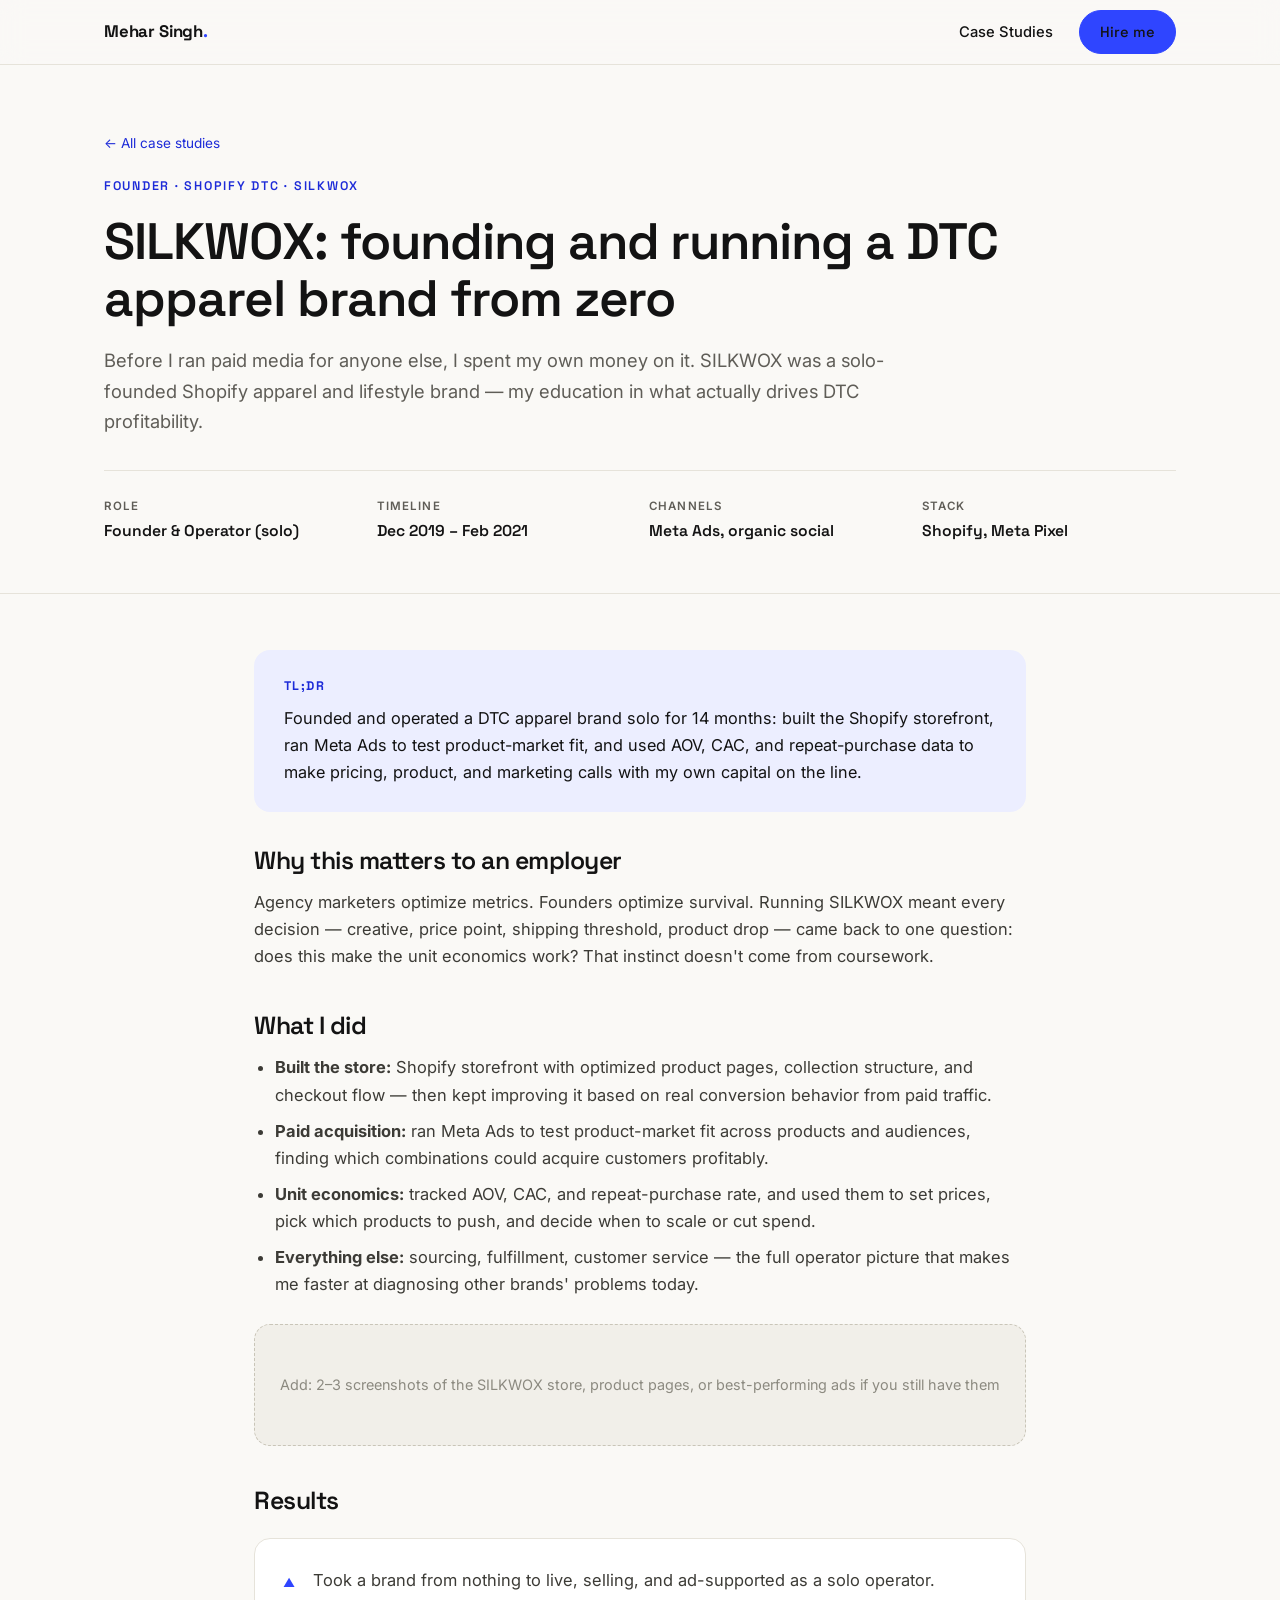
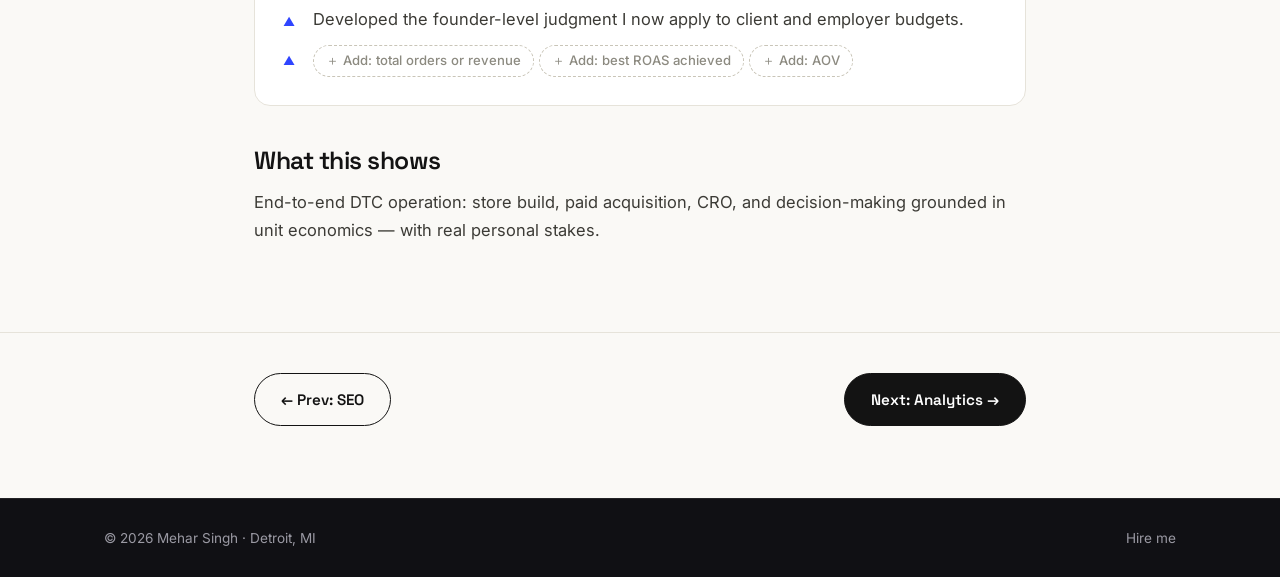
<file: work/silkwox.html>
<!doctype html>
<html lang="en">
<head>
  <meta charset="utf-8" />
  <meta name="viewport" content="width=device-width, initial-scale=1" />
  <title>SILKWOX — Founding a DTC Apparel Brand from Zero | Mehar Singh</title>
  <meta name="description" content="Case study: founding and operating SILKWOX, a Shopify DTC apparel brand — Meta Ads, storefront CRO, and unit-economics-driven decisions." />
  <link rel="preconnect" href="https://fonts.googleapis.com" />
  <link rel="preconnect" href="https://fonts.gstatic.com" crossorigin />
  <link href="https://fonts.googleapis.com/css2?family=Inter:wght@400;500;600&family=Space+Grotesk:wght@500;600;700&display=swap" rel="stylesheet" />
  <link rel="stylesheet" href="../styles.css" />
</head>
<body>
  <nav class="nav">
    <div class="wrap nav-inner">
      <a class="nav-logo" href="../index.html">Mehar Singh<span>.</span></a>
      <button class="nav-toggle" aria-label="Menu" onclick="document.querySelector('.nav-links').classList.toggle('open')">
        <span></span><span></span><span></span>
      </button>
      <ul class="nav-links">
        <li><a href="../index.html#work">Case Studies</a></li>
        <li><a class="btn primary" style="padding:9px 20px;" href="../index.html#contact">Hire me</a></li>
      </ul>
    </div>
  </nav>

  <header class="case-hero">
    <div class="wrap">
      <a class="crumb" href="../index.html#work">← All case studies</a>
      <span class="eyebrow">Founder · Shopify DTC · SILKWOX</span>
      <h1>SILKWOX: founding and running a DTC apparel brand from zero</h1>
      <p class="lead">Before I ran paid media for anyone else, I spent my own money on it. SILKWOX was a solo-founded Shopify apparel and lifestyle brand — my education in what actually drives DTC profitability.</p>
      <div class="case-meta">
        <div><div class="m-label">Role</div><div class="m-val">Founder &amp; Operator (solo)</div></div>
        <div><div class="m-label">Timeline</div><div class="m-val">Dec 2019 – Feb 2021</div></div>
        <div><div class="m-label">Channels</div><div class="m-val">Meta Ads, organic social</div></div>
        <div><div class="m-label">Stack</div><div class="m-val">Shopify, Meta Pixel</div></div>
      </div>
    </div>
  </header>

  <article class="case-body">
    <div class="wrap">
      <div class="tldr">
        <div class="t-label">TL;DR</div>
        <p>Founded and operated a DTC apparel brand solo for 14 months: built the Shopify storefront, ran Meta Ads to test product-market fit, and used AOV, CAC, and repeat-purchase data to make pricing, product, and marketing calls with my own capital on the line.</p>
      </div>

      <h2>Why this matters to an employer</h2>
      <p>Agency marketers optimize metrics. Founders optimize survival. Running SILKWOX meant every decision — creative, price point, shipping threshold, product drop — came back to one question: does this make the unit economics work? That instinct doesn't come from coursework.</p>

      <h2>What I did</h2>
      <ul>
        <li><strong>Built the store:</strong> Shopify storefront with optimized product pages, collection structure, and checkout flow — then kept improving it based on real conversion behavior from paid traffic.</li>
        <li><strong>Paid acquisition:</strong> ran Meta Ads to test product-market fit across products and audiences, finding which combinations could acquire customers profitably.</li>
        <li><strong>Unit economics:</strong> tracked AOV, CAC, and repeat-purchase rate, and used them to set prices, pick which products to push, and decide when to scale or cut spend.</li>
        <li><strong>Everything else:</strong> sourcing, fulfillment, customer service — the full operator picture that makes me faster at diagnosing other brands' problems today.</li>
      </ul>

      <div class="img-slot">Add: 2–3 screenshots of the SILKWOX store, product pages, or best-performing ads if you still have them</div>

      <h2>Results</h2>
      <div class="results-box">
        <ul>
          <li>Took a brand from nothing to live, selling, and ad-supported as a solo operator.</li>
          <li>Developed the founder-level judgment I now apply to client and employer budgets.</li>
          <li><span class="metric-todo">＋ Add: total orders or revenue</span> <span class="metric-todo">＋ Add: best ROAS achieved</span> <span class="metric-todo">＋ Add: AOV</span></li>
        </ul>
      </div>

      <h2>What this shows</h2>
      <p>End-to-end DTC operation: store build, paid acquisition, CRO, and decision-making grounded in unit economics — with real personal stakes.</p>
    </div>
  </article>

  <nav class="case-nav">
    <div class="wrap">
      <a class="btn ghost" href="seo-healthy18.html">← Prev: SEO</a>
      <a class="btn" href="retail-analytics-dashboard.html">Next: Analytics →</a>
    </div>
  </nav>

  <footer>
    <div class="wrap">
      <span>© 2026 Mehar Singh · Detroit, MI</span>
      <a href="../index.html#contact">Hire me</a>
    </div>
  </footer>
</body>
</html>
</file>
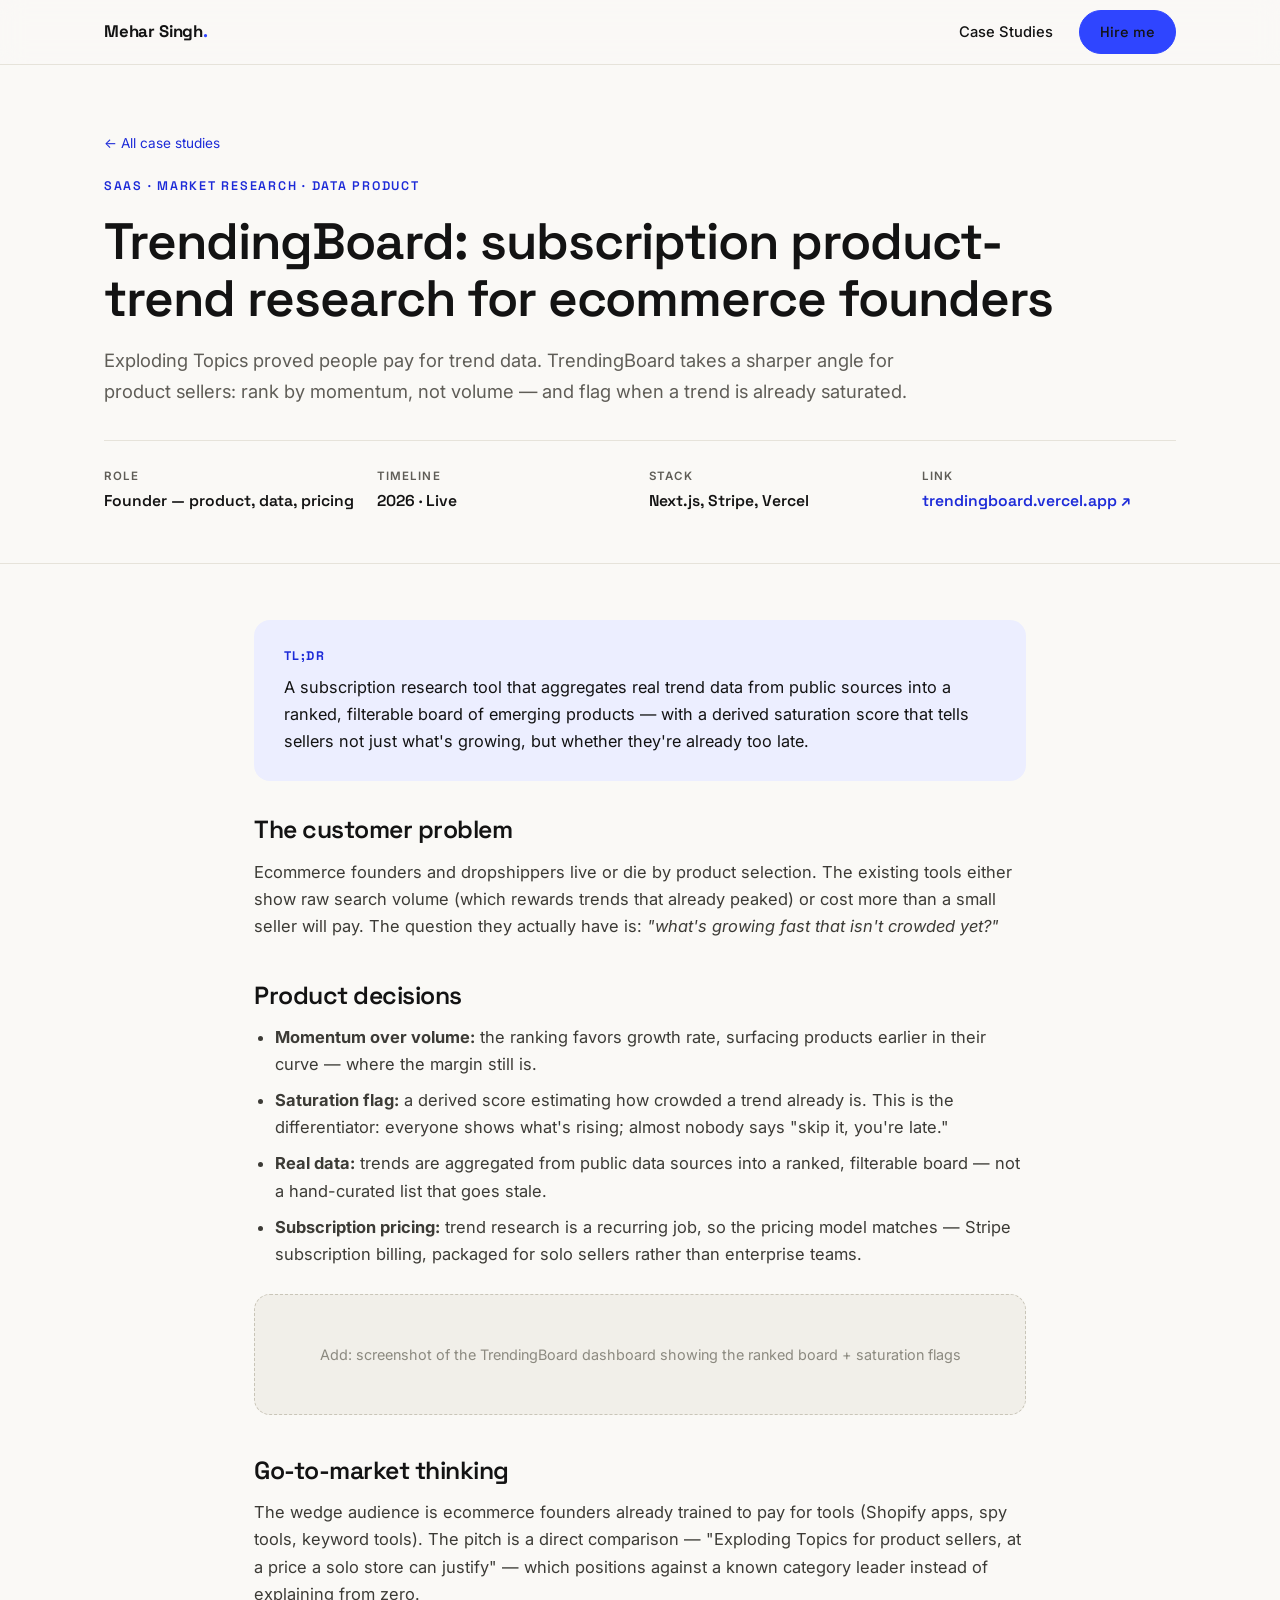
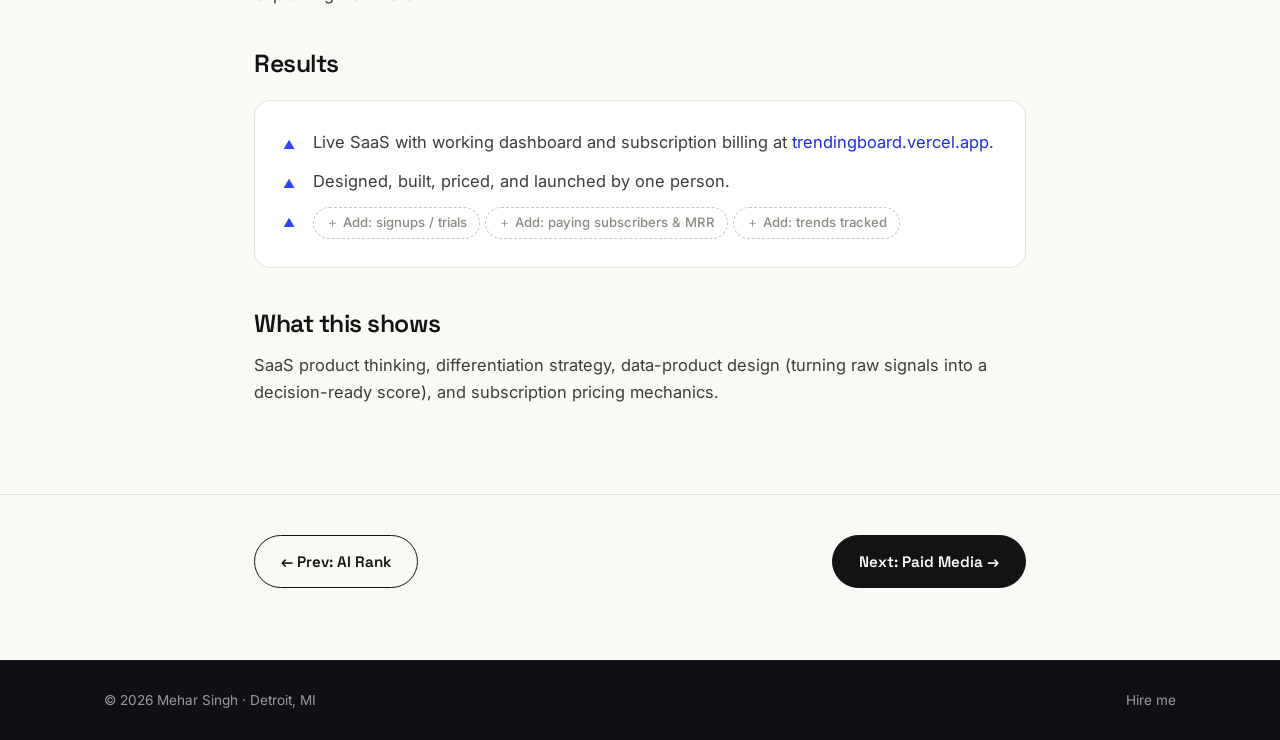
<file: work/trendingboard.html>
<!doctype html>
<html lang="en">
<head>
  <meta charset="utf-8" />
  <meta name="viewport" content="width=device-width, initial-scale=1" />
  <title>TrendingBoard — Subscription Product-Trend Research SaaS | Mehar Singh</title>
  <meta name="description" content="Case study: TrendingBoard, a subscription SaaS that ranks emerging products by momentum with a saturation flag." />
  <link rel="preconnect" href="https://fonts.googleapis.com" />
  <link rel="preconnect" href="https://fonts.gstatic.com" crossorigin />
  <link href="https://fonts.googleapis.com/css2?family=Inter:wght@400;500;600&family=Space+Grotesk:wght@500;600;700&display=swap" rel="stylesheet" />
  <link rel="stylesheet" href="../styles.css" />
</head>
<body>
  <nav class="nav">
    <div class="wrap nav-inner">
      <a class="nav-logo" href="../index.html">Mehar Singh<span>.</span></a>
      <button class="nav-toggle" aria-label="Menu" onclick="document.querySelector('.nav-links').classList.toggle('open')">
        <span></span><span></span><span></span>
      </button>
      <ul class="nav-links">
        <li><a href="../index.html#work">Case Studies</a></li>
        <li><a class="btn primary" style="padding:9px 20px;" href="../index.html#contact">Hire me</a></li>
      </ul>
    </div>
  </nav>

  <header class="case-hero">
    <div class="wrap">
      <a class="crumb" href="../index.html#work">← All case studies</a>
      <span class="eyebrow">SaaS · Market Research · Data Product</span>
      <h1>TrendingBoard: subscription product-trend research for ecommerce founders</h1>
      <p class="lead">Exploding Topics proved people pay for trend data. TrendingBoard takes a sharper angle for product sellers: rank by momentum, not volume — and flag when a trend is already saturated.</p>
      <div class="case-meta">
        <div><div class="m-label">Role</div><div class="m-val">Founder — product, data, pricing</div></div>
        <div><div class="m-label">Timeline</div><div class="m-val">2026 · Live</div></div>
        <div><div class="m-label">Stack</div><div class="m-val">Next.js, Stripe, Vercel</div></div>
        <div><div class="m-label">Link</div><div class="m-val"><a href="https://trendingboard.vercel.app" target="_blank" rel="noopener">trendingboard.vercel.app ↗</a></div></div>
      </div>
    </div>
  </header>

  <article class="case-body">
    <div class="wrap">
      <div class="tldr">
        <div class="t-label">TL;DR</div>
        <p>A subscription research tool that aggregates real trend data from public sources into a ranked, filterable board of emerging products — with a derived saturation score that tells sellers not just what's growing, but whether they're already too late.</p>
      </div>

      <h2>The customer problem</h2>
      <p>Ecommerce founders and dropshippers live or die by product selection. The existing tools either show raw search volume (which rewards trends that already peaked) or cost more than a small seller will pay. The question they actually have is: <em>"what's growing fast that isn't crowded yet?"</em></p>

      <h2>Product decisions</h2>
      <ul>
        <li><strong>Momentum over volume:</strong> the ranking favors growth rate, surfacing products earlier in their curve — where the margin still is.</li>
        <li><strong>Saturation flag:</strong> a derived score estimating how crowded a trend already is. This is the differentiator: everyone shows what's rising; almost nobody says "skip it, you're late."</li>
        <li><strong>Real data:</strong> trends are aggregated from public data sources into a ranked, filterable board — not a hand-curated list that goes stale.</li>
        <li><strong>Subscription pricing:</strong> trend research is a recurring job, so the pricing model matches — Stripe subscription billing, packaged for solo sellers rather than enterprise teams.</li>
      </ul>

      <div class="img-slot">Add: screenshot of the TrendingBoard dashboard showing the ranked board + saturation flags</div>

      <h2>Go-to-market thinking</h2>
      <p>The wedge audience is ecommerce founders already trained to pay for tools (Shopify apps, spy tools, keyword tools). The pitch is a direct comparison — "Exploding Topics for product sellers, at a price a solo store can justify" — which positions against a known category leader instead of explaining from zero.</p>

      <h2>Results</h2>
      <div class="results-box">
        <ul>
          <li>Live SaaS with working dashboard and subscription billing at <a href="https://trendingboard.vercel.app" target="_blank" rel="noopener">trendingboard.vercel.app</a>.</li>
          <li>Designed, built, priced, and launched by one person.</li>
          <li><span class="metric-todo">＋ Add: signups / trials</span> <span class="metric-todo">＋ Add: paying subscribers &amp; MRR</span> <span class="metric-todo">＋ Add: trends tracked</span></li>
        </ul>
      </div>

      <h2>What this shows</h2>
      <p>SaaS product thinking, differentiation strategy, data-product design (turning raw signals into a decision-ready score), and subscription pricing mechanics.</p>
    </div>
  </article>

  <nav class="case-nav">
    <div class="wrap">
      <a class="btn ghost" href="ai-rank.html">← Prev: AI Rank</a>
      <a class="btn" href="paid-media-rugs-story.html">Next: Paid Media →</a>
    </div>
  </nav>

  <footer>
    <div class="wrap">
      <span>© 2026 Mehar Singh · Detroit, MI</span>
      <a href="../index.html#contact">Hire me</a>
    </div>
  </footer>
</body>
</html>
</file>
<file: styles.css>
/* ============================================================
   meharsingh.com — portfolio design system
   Fonts: Space Grotesk (display) + Inter (body), loaded in HTML
   ============================================================ */

:root {
  --bg: #faf9f6;
  --bg-alt: #f1efe9;
  --ink: #131313;
  --muted: #5f5d57;
  --line: #e6e3da;
  --accent: #2f45ff;
  --accent-dark: #1d2bd8;
  --accent-soft: #eceeff;
  --dark: #101014;
  --dark-ink: #f5f4f0;
  --dark-muted: #9a99a3;
  --radius: 16px;
  --radius-sm: 10px;
  --font-display: "Space Grotesk", "Helvetica Neue", sans-serif;
  --font-body: "Inter", -apple-system, BlinkMacSystemFont, "Segoe UI", sans-serif;
  --shadow: 0 2px 6px rgba(19, 19, 19, 0.04), 0 12px 32px rgba(19, 19, 19, 0.07);
}

* { margin: 0; padding: 0; box-sizing: border-box; }

html { scroll-behavior: smooth; scroll-padding-top: 84px; }

body {
  font-family: var(--font-body);
  background: var(--bg);
  color: var(--ink);
  line-height: 1.65;
  font-size: 16.5px;
  -webkit-font-smoothing: antialiased;
}

::selection { background: var(--accent); color: #fff; }

img { max-width: 100%; display: block; }

a { color: var(--accent-dark); text-decoration: none; }
a:hover { text-decoration: underline; text-underline-offset: 3px; }

.wrap { max-width: 1120px; margin: 0 auto; padding: 0 24px; }

/* ---------- Typography ---------- */

h1, h2, h3, h4 {
  font-family: var(--font-display);
  font-weight: 600;
  line-height: 1.12;
  letter-spacing: -0.02em;
}

h1 { font-size: clamp(2.4rem, 6vw, 4.2rem); }
h2 { font-size: clamp(1.8rem, 4vw, 2.6rem); margin-bottom: 0.5rem; }
h3 { font-size: 1.25rem; }

.eyebrow {
  font-family: var(--font-display);
  font-size: 0.78rem;
  font-weight: 600;
  letter-spacing: 0.14em;
  text-transform: uppercase;
  color: var(--accent-dark);
  margin-bottom: 1rem;
  display: block;
}

.lead { font-size: 1.15rem; color: var(--muted); max-width: 44em; }

.section-head { margin-bottom: 2.5rem; max-width: 46em; }
.section-head p { color: var(--muted); margin-top: 0.75rem; }

section { padding: 88px 0; }
section.tight { padding: 56px 0; }
section.alt { background: var(--bg-alt); }

/* ---------- Nav ---------- */

.nav {
  position: sticky; top: 0; z-index: 50;
  background: rgba(250, 249, 246, 0.86);
  backdrop-filter: blur(12px);
  -webkit-backdrop-filter: blur(12px);
  border-bottom: 1px solid var(--line);
}

.nav-inner {
  display: flex; align-items: center; justify-content: space-between;
  height: 64px;
}

.nav-logo {
  font-family: var(--font-display);
  font-weight: 700; font-size: 1.05rem; color: var(--ink);
  letter-spacing: -0.01em;
}
.nav-logo:hover { text-decoration: none; }
.nav-logo span { color: var(--accent); }

.nav-links { display: flex; gap: 26px; align-items: center; list-style: none; }
.nav-links a { color: var(--ink); font-size: 0.92rem; font-weight: 500; }
.nav-links a:hover { color: var(--accent-dark); text-decoration: none; }

.nav-toggle { display: none; background: none; border: 0; cursor: pointer; padding: 8px; }
.nav-toggle span { display: block; width: 22px; height: 2px; background: var(--ink); margin: 5px 0; transition: 0.2s; }

/* ---------- Buttons & chips ---------- */

.btn {
  display: inline-flex; align-items: center; gap: 8px;
  font-family: var(--font-display); font-weight: 600; font-size: 0.95rem;
  padding: 13px 26px; border-radius: 999px;
  background: var(--ink); color: #fff;
  transition: transform 0.15s ease, background 0.15s ease;
  border: 1.5px solid var(--ink);
}
.btn:hover { background: var(--accent); border-color: var(--accent); transform: translateY(-2px); text-decoration: none; }

.btn.primary { background: var(--accent); border-color: var(--accent); }
.btn.primary:hover { background: var(--accent-dark); border-color: var(--accent-dark); }

.btn.ghost { background: transparent; color: var(--ink); }
.btn.ghost:hover { background: var(--ink); color: #fff; }

.btn.light { background: #fff; color: var(--ink); border-color: #fff; }
.btn.light:hover { background: var(--accent); color: #fff; border-color: var(--accent); }

.chip {
  display: inline-block; padding: 5px 14px; border-radius: 999px;
  border: 1px solid var(--line); background: #fff;
  font-size: 0.82rem; font-weight: 500; color: var(--muted);
}

.chip.accent { background: var(--accent-soft); border-color: transparent; color: var(--accent-dark); font-weight: 600; }

/* Placeholder metric — replace with a real number, then swap class to .chip.accent */
.metric-todo {
  display: inline-block; padding: 4px 12px; border-radius: 999px;
  border: 1.5px dashed #c9c5b8; color: #8c8a80;
  font-size: 0.82rem; font-weight: 500; background: transparent;
}

/* ---------- Hero ---------- */

.hero { padding: 84px 0 72px; }

.hero-grid {
  display: grid; grid-template-columns: 1.5fr 1fr;
  gap: 56px; align-items: center;
}

.hero h1 { margin: 0 0 1.25rem; }
.hero h1 em { font-style: normal; color: var(--accent); }

.hero .lead { margin-bottom: 1.75rem; }

.hero-ctas { display: flex; gap: 14px; flex-wrap: wrap; margin-bottom: 1.75rem; }

.hero-roles { display: flex; gap: 10px; flex-wrap: wrap; }

.hero-photo { position: relative; }
.hero-photo img {
  border-radius: var(--radius);
  aspect-ratio: 4 / 5; object-fit: cover;
  box-shadow: var(--shadow);
}
.hero-photo .badge {
  position: absolute; bottom: 18px; left: 18px;
  background: #fff; border-radius: 999px; padding: 8px 18px;
  font-family: var(--font-display); font-weight: 600; font-size: 0.85rem;
  box-shadow: var(--shadow); color: var(--ink);
}
.hero-photo .badge .dot {
  display: inline-block; width: 8px; height: 8px; border-radius: 50%;
  background: #17b26a; margin-right: 8px;
}

/* ---------- Proof strip ---------- */

.proof {
  border-top: 1px solid var(--line);
  border-bottom: 1px solid var(--line);
  padding: 34px 0;
}
.proof-grid {
  display: grid; grid-template-columns: repeat(4, 1fr); gap: 24px;
}
.proof-item .num {
  font-family: var(--font-display); font-weight: 700;
  font-size: 2rem; letter-spacing: -0.02em;
}
.proof-item .num span { color: var(--accent); }
.proof-item .label { font-size: 0.88rem; color: var(--muted); }

/* ---------- Work / case study cards ---------- */

.work-grid { display: grid; grid-template-columns: repeat(2, 1fr); gap: 24px; }

.work-card {
  background: #fff; border: 1px solid var(--line); border-radius: var(--radius);
  padding: 30px; display: flex; flex-direction: column; gap: 14px;
  color: var(--ink); transition: transform 0.18s ease, box-shadow 0.18s ease;
  position: relative;
}
.work-card:hover { transform: translateY(-4px); box-shadow: var(--shadow); text-decoration: none; }
.work-card .tag {
  font-family: var(--font-display); font-size: 0.72rem; font-weight: 600;
  letter-spacing: 0.12em; text-transform: uppercase; color: var(--accent-dark);
}
.work-card h3 { font-size: 1.35rem; }
.work-card p { color: var(--muted); font-size: 0.97rem; flex-grow: 1; }
.work-card .meta { display: flex; gap: 8px; flex-wrap: wrap; }
.work-card .arrow {
  font-family: var(--font-display); font-weight: 600; font-size: 0.9rem;
  color: var(--accent-dark);
}

.work-card.featured { grid-column: span 2; background: var(--dark); color: var(--dark-ink); border-color: var(--dark); }
.work-card.featured p { color: var(--dark-muted); }
.work-card.featured .tag { color: #8f9bff; }
.work-card.featured .arrow { color: #8f9bff; }
.work-card.featured .chip { background: rgba(255,255,255,0.07); border-color: rgba(255,255,255,0.14); color: var(--dark-muted); }

/* ---------- UGC / creative cards ---------- */

.ugc-grid { display: grid; grid-template-columns: repeat(3, 1fr); gap: 24px; }

.ugc-card {
  background: #fff; border: 1px solid var(--line); border-radius: var(--radius);
  overflow: hidden; display: flex; flex-direction: column;
}
.ugc-card .video-slot {
  aspect-ratio: 4 / 5; background: var(--bg-alt);
  display: flex; align-items: center; justify-content: center;
  flex-direction: column; gap: 8px; color: #a09d92;
  font-size: 0.85rem; border-bottom: 1px solid var(--line);
}
.ugc-card .video-slot .play {
  width: 52px; height: 52px; border-radius: 50%;
  border: 2px dashed #c9c5b8; display: flex; align-items: center; justify-content: center;
  font-size: 1.1rem;
}
.ugc-card .body { padding: 24px; display: flex; flex-direction: column; gap: 12px; }
.ugc-card .vertical { font-family: var(--font-display); font-size: 0.72rem; font-weight: 600; letter-spacing: 0.12em; text-transform: uppercase; color: var(--accent-dark); }
.ugc-card .hook { font-family: var(--font-display); font-weight: 600; font-size: 1.08rem; line-height: 1.35; }
.ugc-card dl { font-size: 0.9rem; }
.ugc-card dt { font-weight: 600; margin-top: 10px; font-size: 0.8rem; text-transform: uppercase; letter-spacing: 0.06em; color: var(--muted); }
.ugc-card dd { color: var(--muted); margin-top: 2px; }

.framework {
  margin-top: 40px; background: #fff; border: 1px solid var(--line);
  border-radius: var(--radius); padding: 34px;
}
.framework h3 { margin-bottom: 18px; }
.framework-steps { display: grid; grid-template-columns: repeat(4, 1fr); gap: 20px; }
.framework-steps .step .n {
  font-family: var(--font-display); font-weight: 700; color: var(--accent);
  font-size: 0.85rem; letter-spacing: 0.08em;
}
.framework-steps .step h4 { font-size: 1rem; margin: 4px 0 6px; }
.framework-steps .step p { font-size: 0.88rem; color: var(--muted); }

/* ---------- Experience ---------- */

.exp-list { border-top: 1px solid var(--line); }
.exp-item {
  display: grid; grid-template-columns: 56px 1fr; gap: 8px 24px;
  padding: 26px 0; border-bottom: 1px solid var(--line);
  transition: background 0.15s ease;
}
.exp-mark {
  width: 44px; height: 44px; border-radius: 50%;
  background: var(--accent-soft); color: var(--accent-dark);
  display: flex; align-items: center; justify-content: center;
  font-family: var(--font-display); font-weight: 700; font-size: 1.15rem;
  transition: background 0.15s ease, color 0.15s ease, transform 0.15s ease;
}
.exp-item:hover .exp-mark { background: var(--accent); color: #fff; transform: translateX(4px); }
.exp-item h3 { font-size: 1.15rem; display: flex; align-items: center; gap: 10px; flex-wrap: wrap; }
.exp-item .co { color: var(--muted); font-weight: 500; font-family: var(--font-body); font-size: 0.95rem; }
.exp-item .when {
  font-size: 0.75rem; font-weight: 600; color: var(--accent-dark);
  background: var(--accent-soft); border-radius: 999px; padding: 3px 12px;
  letter-spacing: 0.04em; white-space: nowrap;
}
.exp-item p { color: var(--muted); font-size: 0.95rem; margin-top: 6px; max-width: 52em; }

@media (max-width: 700px) {
  .exp-item { grid-template-columns: 44px 1fr; }
}

/* ---------- Proof of work gallery ---------- */

.proof-gallery { display: grid; grid-template-columns: repeat(6, 1fr); gap: 20px; }
.proof-card {
  background: #fff; border: 1px solid var(--line); border-radius: var(--radius);
  overflow: hidden; display: flex; flex-direction: column;
  transition: transform 0.18s ease, box-shadow 0.18s ease;
  color: var(--ink);
}
.proof-card:hover { transform: translateY(-3px); box-shadow: var(--shadow); text-decoration: none; }
.proof-card.wide { grid-column: span 3; }
.proof-card.tall { grid-column: span 2; }
.proof-card .shot { background: var(--bg-alt); border-bottom: 1px solid var(--line); overflow: hidden; }
.proof-card.wide .shot { aspect-ratio: 16 / 7; }
.proof-card.tall .shot { aspect-ratio: 4 / 5; }
.proof-card .shot img { width: 100%; height: 100%; object-fit: cover; object-position: top; }
.proof-card .cap { padding: 16px 20px; }
.proof-card .cap h3 { font-size: 0.98rem; margin-bottom: 3px; }
.proof-card .cap p { font-size: 0.85rem; color: var(--muted); }

@media (max-width: 900px) {
  .proof-gallery { grid-template-columns: 1fr; }
  .proof-card.wide, .proof-card.tall { grid-column: span 1; }
  .proof-card.wide .shot { aspect-ratio: auto; }
}

/* ---------- Sites grid ---------- */

.sites-grid { display: grid; grid-template-columns: repeat(2, 1fr); gap: 24px; }

.site-card {
  background: #fff; border: 1px solid var(--line); border-radius: var(--radius);
  padding: 28px; display: flex; flex-direction: column; gap: 10px;
  transition: transform 0.18s ease, box-shadow 0.18s ease;
}
.site-card:hover { transform: translateY(-3px); box-shadow: var(--shadow); }
.site-card .top { display: flex; justify-content: space-between; align-items: baseline; gap: 12px; }
.site-card h3 { font-size: 1.2rem; }
.site-card .live {
  font-size: 0.75rem; font-weight: 600; color: #0e8a50;
  background: #e7f7ef; padding: 3px 10px; border-radius: 999px; white-space: nowrap;
}
.site-card .live.archived { color: #8c6d1f; background: #faf3dd; }
.site-card p { color: var(--muted); font-size: 0.95rem; }
.site-card .stack { font-size: 0.82rem; color: #8c8a80; }
.site-card .visit { font-family: var(--font-display); font-weight: 600; font-size: 0.9rem; }

/* ---------- Analytics feature ---------- */

.feature-split {
  display: grid; grid-template-columns: 1fr 1fr; gap: 48px; align-items: center;
}
.feature-visual {
  background: var(--dark); border-radius: var(--radius); padding: 28px;
  color: var(--dark-ink);
}
.kpi-row { display: grid; grid-template-columns: repeat(2, 1fr); gap: 14px; margin-bottom: 14px; }
.kpi {
  background: rgba(255,255,255,0.06); border: 1px solid rgba(255,255,255,0.09);
  border-radius: var(--radius-sm); padding: 16px;
}
.kpi .k-label { font-size: 0.72rem; text-transform: uppercase; letter-spacing: 0.1em; color: var(--dark-muted); }
.kpi .k-val { font-family: var(--font-display); font-weight: 700; font-size: 1.5rem; margin-top: 2px; }
.kpi .k-val.pos { color: #4ade80; }
.viz-note { font-size: 0.8rem; color: var(--dark-muted); text-align: center; padding-top: 10px; border-top: 1px dashed rgba(255,255,255,0.15); }

.feature-copy ul { list-style: none; margin: 18px 0; }
.feature-copy li { padding-left: 28px; position: relative; margin-bottom: 12px; color: var(--muted); }
.feature-copy li::before {
  content: "→"; position: absolute; left: 0; color: var(--accent); font-weight: 700;
}

/* ---------- About ---------- */

.about-grid { display: grid; grid-template-columns: 1fr 1.6fr; gap: 56px; align-items: start; }
.about-grid img { border-radius: var(--radius); box-shadow: var(--shadow); }
.about-copy p { margin-bottom: 1.1rem; color: #3c3b36; }
.about-copy strong { color: var(--ink); }

.timeline { margin-top: 28px; border-left: 2px solid var(--line); padding-left: 24px; }
.timeline-item { margin-bottom: 20px; position: relative; }
.timeline-item::before {
  content: ""; position: absolute; left: -30px; top: 7px;
  width: 10px; height: 10px; border-radius: 50%; background: var(--accent);
}
.timeline-item .when { font-size: 0.8rem; font-weight: 600; color: var(--accent-dark); text-transform: uppercase; letter-spacing: 0.06em; }
.timeline-item .what { font-weight: 600; font-family: var(--font-display); }
.timeline-item .where { font-size: 0.9rem; color: var(--muted); }

/* ---------- Skills ---------- */

.skills-grid { display: grid; grid-template-columns: repeat(3, 1fr); gap: 24px; }
.skill-group {
  background: #fff; border: 1px solid var(--line); border-radius: var(--radius);
  padding: 26px;
}
.skill-group h3 { font-size: 1rem; margin-bottom: 14px; display: flex; align-items: center; gap: 10px; }
.skill-group h3 .ico { font-size: 1.15rem; }
.skill-group .chips { display: flex; flex-wrap: wrap; gap: 8px; }

/* ---------- Contact ---------- */

.contact { background: var(--dark); color: var(--dark-ink); }
.contact .eyebrow { color: #8f9bff; }
.contact h2 { color: #fff; }
.contact .lead { color: var(--dark-muted); }
.contact-grid { display: grid; grid-template-columns: 1.4fr 1fr; gap: 56px; align-items: start; }
.contact-links { list-style: none; margin-top: 8px; }
.contact-links li { border-bottom: 1px solid rgba(255,255,255,0.1); }
.contact-links a {
  display: flex; justify-content: space-between; align-items: center;
  padding: 18px 4px; color: var(--dark-ink); font-family: var(--font-display); font-weight: 500;
}
.contact-links a:hover { color: #8f9bff; text-decoration: none; }
.contact-links .sub { font-size: 0.85rem; color: var(--dark-muted); font-family: var(--font-body); }

/* ---------- Footer ---------- */

footer { background: var(--dark); color: var(--dark-muted); padding: 28px 0; border-top: 1px solid rgba(255,255,255,0.08); font-size: 0.85rem; }
footer .wrap { display: flex; justify-content: space-between; flex-wrap: wrap; gap: 10px; }
footer a { color: var(--dark-muted); }

/* ============================================================
   Case study pages (work/*.html)
   ============================================================ */

.case-hero { padding: 64px 0 48px; border-bottom: 1px solid var(--line); }
.case-hero .crumb { font-size: 0.85rem; margin-bottom: 22px; display: inline-block; }
.case-hero h1 { font-size: clamp(2rem, 5vw, 3.2rem); margin: 0.6rem 0 1.1rem; max-width: 20em; }
.case-hero .lead { margin-bottom: 1.5rem; }

.case-meta {
  display: grid; grid-template-columns: repeat(4, 1fr); gap: 18px;
  margin-top: 34px; padding-top: 26px; border-top: 1px solid var(--line);
}
.case-meta .m-label { font-size: 0.72rem; text-transform: uppercase; letter-spacing: 0.1em; color: var(--muted); font-weight: 600; }
.case-meta .m-val { font-family: var(--font-display); font-weight: 600; margin-top: 3px; font-size: 0.98rem; }

.case-body { padding: 56px 0 72px; }
.case-body .wrap { max-width: 820px; }
.case-body h2 { font-size: 1.55rem; margin: 2.6rem 0 0.9rem; }
.case-body h2:first-of-type { margin-top: 0; }
.case-body p { margin-bottom: 1rem; color: #3c3b36; }
.case-body ul, .case-body ol { margin: 0 0 1.2rem 1.3rem; color: #3c3b36; }
.case-body li { margin-bottom: 0.55rem; }

.tldr {
  background: var(--accent-soft); border-radius: var(--radius);
  padding: 26px 30px; margin-bottom: 2.2rem;
}
.tldr .t-label { font-family: var(--font-display); font-weight: 700; font-size: 0.78rem; letter-spacing: 0.12em; text-transform: uppercase; color: var(--accent-dark); margin-bottom: 8px; }
.tldr p { margin: 0; color: var(--ink); font-size: 1.02rem; }

.results-box {
  background: #fff; border: 1px solid var(--line); border-radius: var(--radius);
  padding: 28px; margin: 1.4rem 0 2rem;
}
.results-box ul { list-style: none; margin: 0; }
.results-box li { padding-left: 30px; position: relative; margin-bottom: 12px; }
.results-box li::before { content: "▲"; position: absolute; left: 0; color: var(--accent); font-size: 0.75rem; top: 6px; }
.results-box li:last-child { margin-bottom: 0; }

.tableau-wrap {
  background: #fff; border: 1px solid var(--line); border-radius: var(--radius);
  padding: 10px; margin: 1.6rem 0; overflow-x: auto;
  min-height: 400px;
}
.tableau-wrap tableau-viz { margin: 0 auto; display: block; }

.img-slot {
  background: var(--bg-alt); border: 1.5px dashed #c9c5b8; border-radius: var(--radius);
  padding: 48px 24px; text-align: center; color: #8c8a80; font-size: 0.9rem;
  margin: 1.6rem 0;
}

.case-nav {
  border-top: 1px solid var(--line); padding: 40px 0 72px;
}
.case-nav .wrap { max-width: 820px; display: flex; justify-content: space-between; gap: 16px; flex-wrap: wrap; }

/* ---------- Reveal animation ---------- */

.reveal { opacity: 0; transform: translateY(18px); transition: opacity 0.6s ease, transform 0.6s ease; }
.reveal.visible { opacity: 1; transform: none; }
@media (prefers-reduced-motion: reduce) {
  .reveal { opacity: 1; transform: none; transition: none; }
  html { scroll-behavior: auto; }
}

/* ---------- Responsive ---------- */

@media (max-width: 900px) {
  .hero-grid, .about-grid, .feature-split, .contact-grid { grid-template-columns: 1fr; gap: 36px; }
  .hero-photo { max-width: 380px; }
  .work-grid, .sites-grid { grid-template-columns: 1fr; }
  .work-card.featured { grid-column: span 1; }
  .ugc-grid, .skills-grid { grid-template-columns: 1fr; }
  .framework-steps { grid-template-columns: repeat(2, 1fr); }
  .proof-grid { grid-template-columns: repeat(2, 1fr); }
  .case-meta { grid-template-columns: repeat(2, 1fr); }

  .nav-toggle { display: block; }
  .nav-links {
    position: absolute; top: 64px; left: 0; right: 0;
    background: var(--bg); border-bottom: 1px solid var(--line);
    flex-direction: column; padding: 20px 24px; gap: 18px;
    display: none;
  }
  .nav-links.open { display: flex; }
}

@media (max-width: 520px) {
  section { padding: 60px 0; }
  .framework-steps { grid-template-columns: 1fr; }
  .proof-grid { grid-template-columns: repeat(2, 1fr); }
}
</file>
